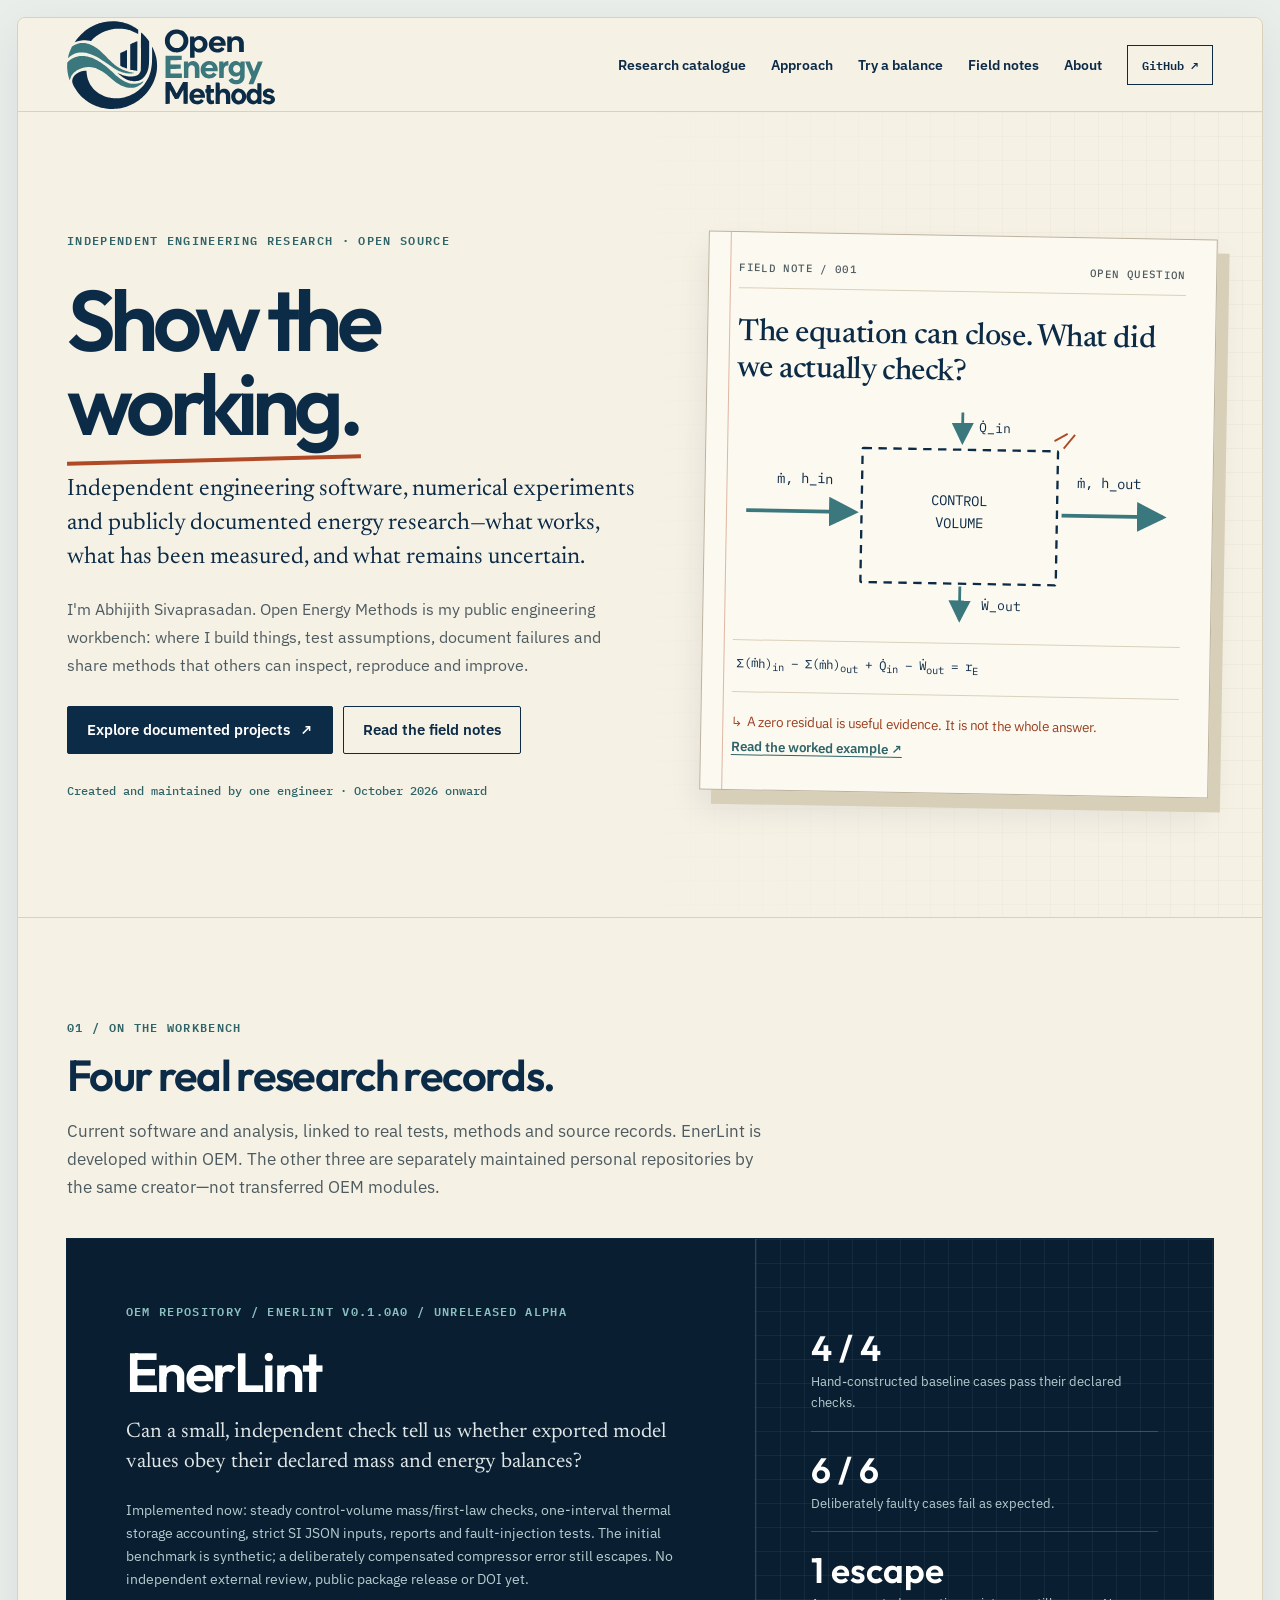
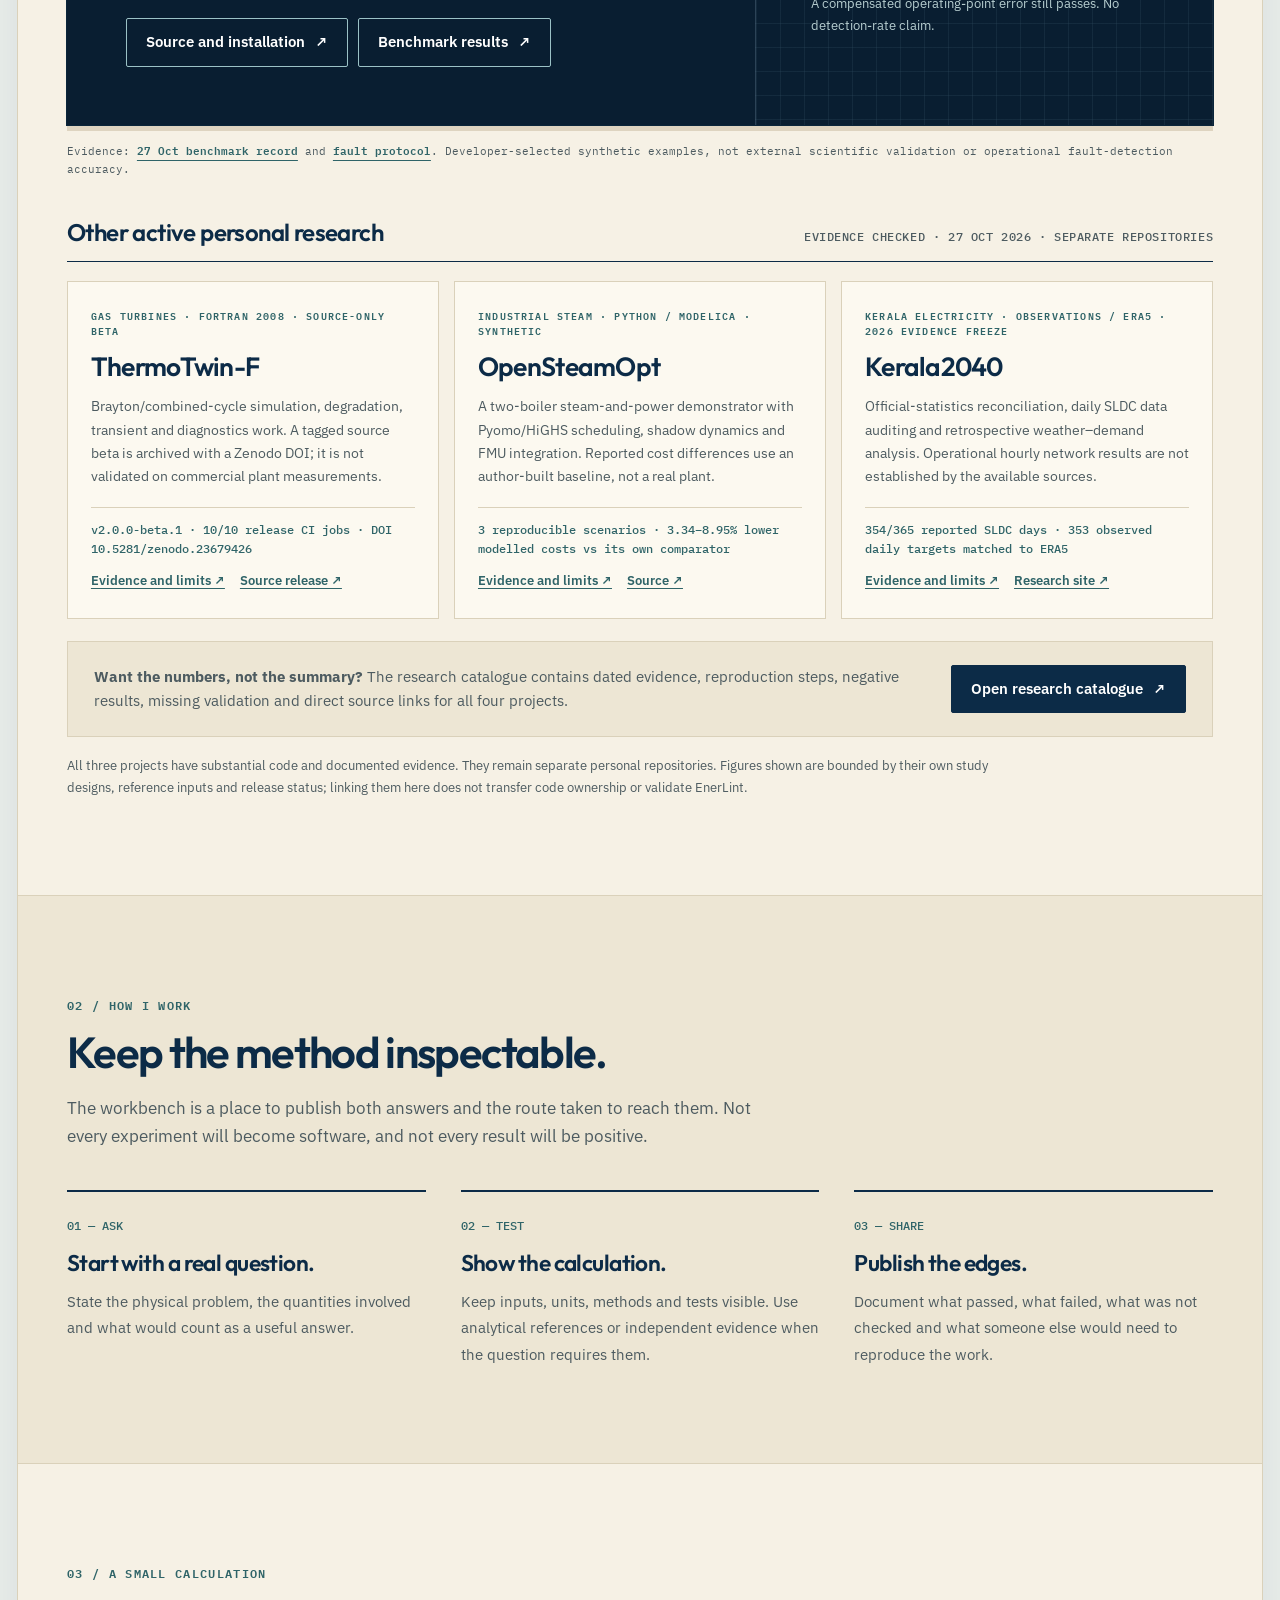
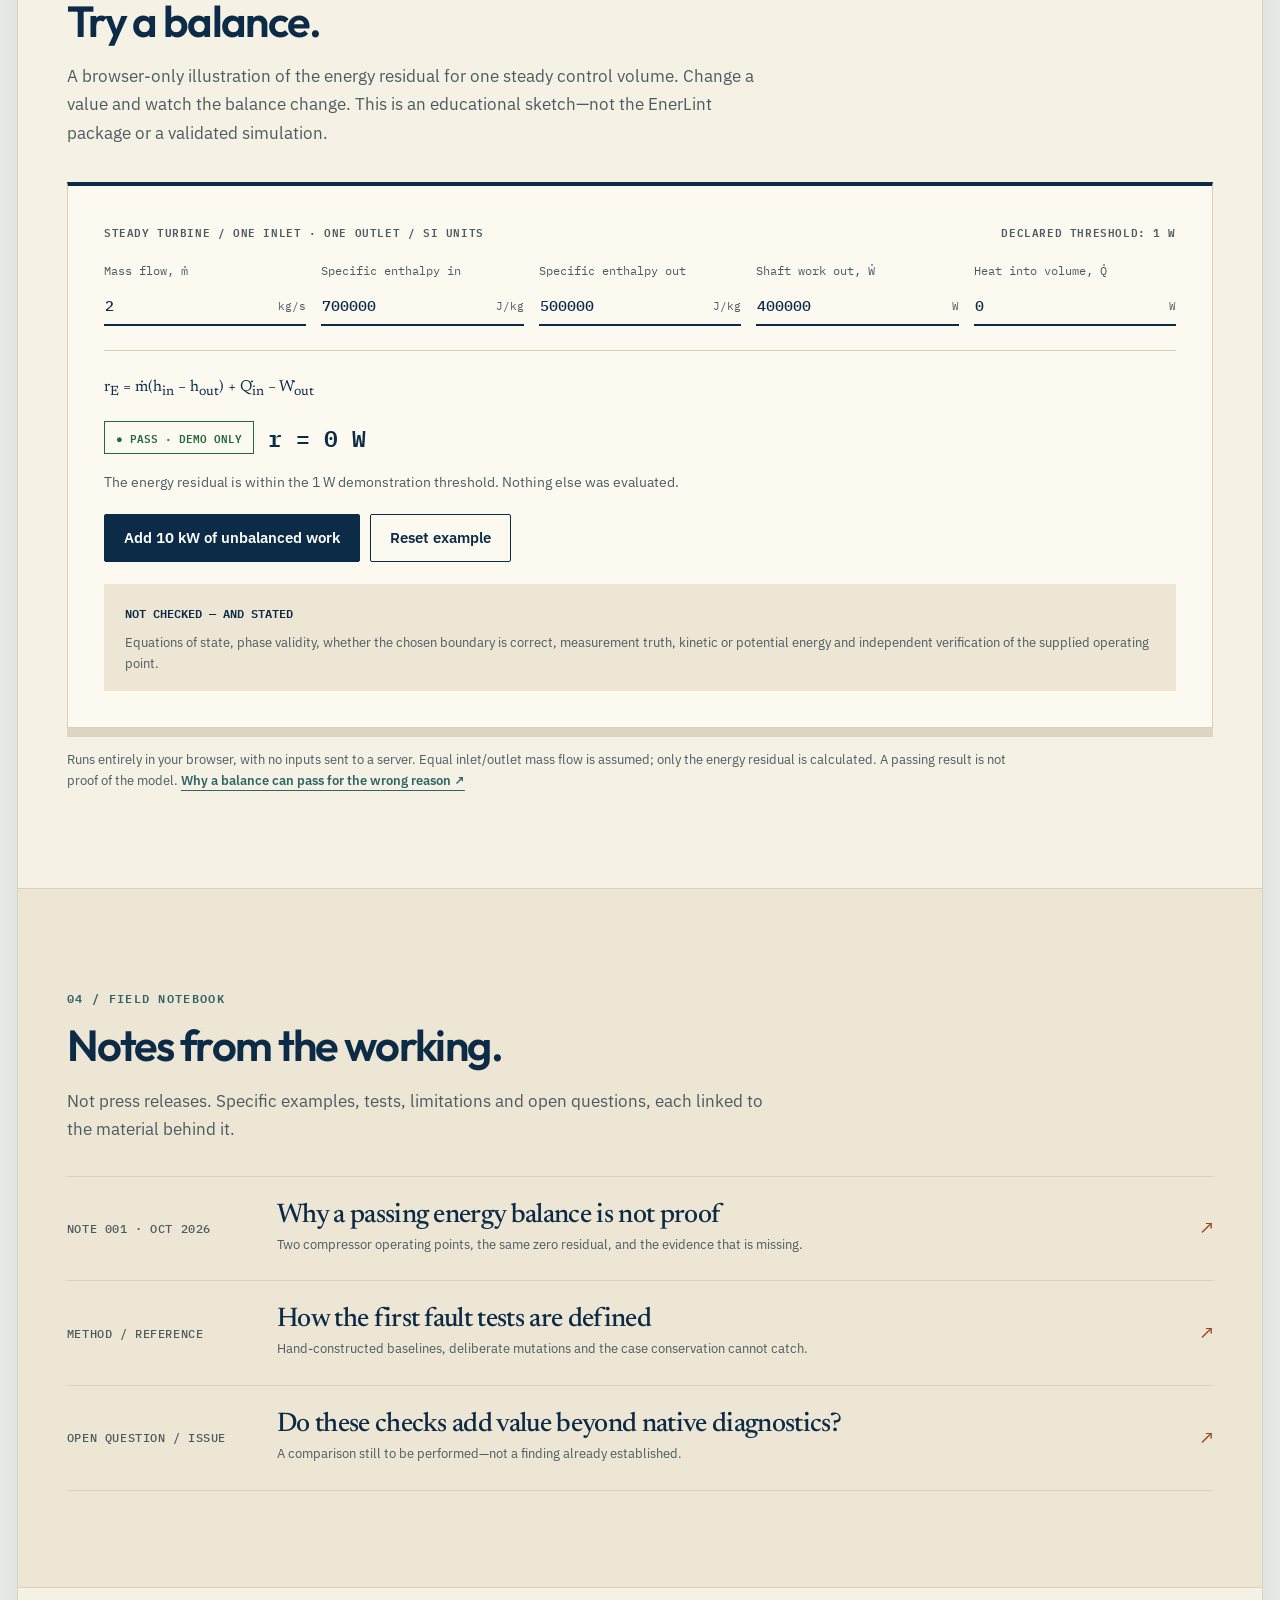
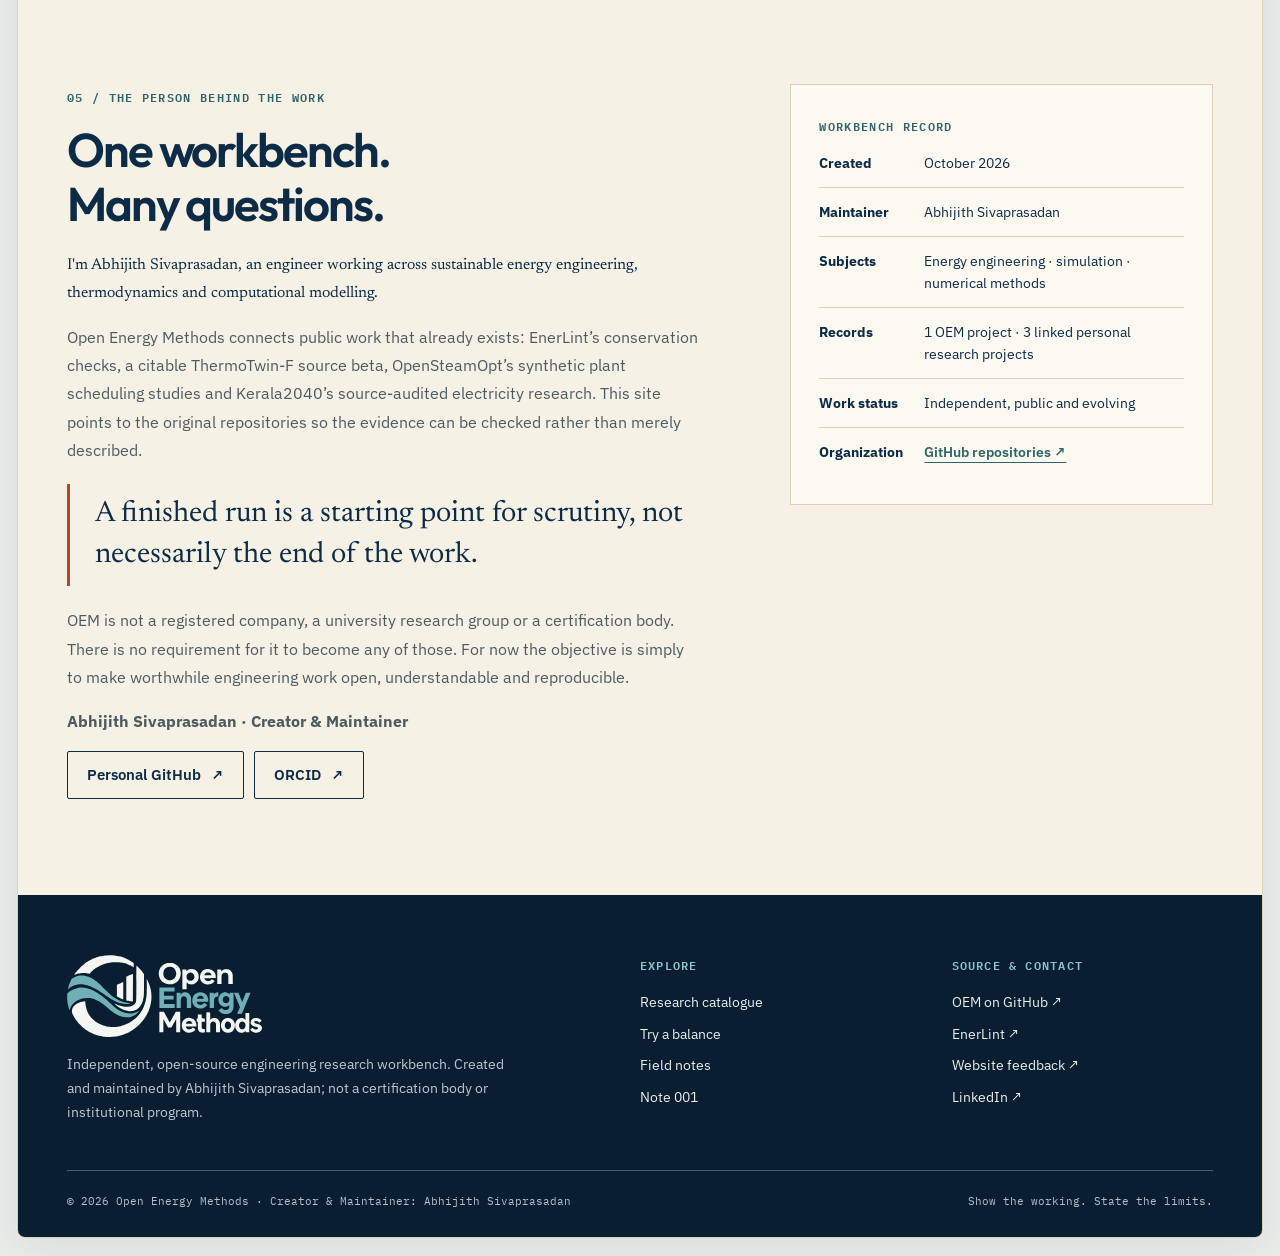
<file: index.html>
<!doctype html>
<html lang="en">
<head>
  <meta charset="utf-8">
  <meta name="viewport" content="width=device-width, initial-scale=1">
  <meta name="theme-color" content="#F6F1E5">
  <meta name="author" content="Abhijith Sivaprasadan">
  <meta name="description" content="Open Energy Methods is an independent open-source engineering research workbench created and maintained by Abhijith Sivaprasadan. Explore energy models, reproducible experiments, tools and field notes.">
  <meta property="og:type" content="website">
  <meta property="og:site_name" content="Open Energy Methods">
  <meta property="og:title" content="Open Energy Methods — Show the working">
  <meta property="og:description" content="Engineering models, experiments and research methods shared in the open. A workbench, not a company.">
  <meta property="og:url" content="https://open-energy-methods.github.io/">
  <meta property="og:image" content="https://raw.githubusercontent.com/Open-Energy-Methods/.github/main/assets/brand/oem-logo-full-primary.svg">
  <link rel="canonical" href="https://open-energy-methods.github.io/">
  <link rel="icon" type="image/svg+xml" href="./assets/brand/oem-symbol.svg">
  <link rel="preconnect" href="https://fonts.googleapis.com">
  <link rel="preconnect" href="https://fonts.gstatic.com" crossorigin>
  <link rel="stylesheet" href="./assets/site.css">
  <link rel="stylesheet" href="./assets/workbench.css">
  <title>Open Energy Methods — Show the working</title>
  <script defer src="./assets/workbench.js"></script>
</head>
<body class="workbench-page">
<a class="wb-skip" href="#main">Skip to content</a>
<header class="wb-header">
  <div class="wb-wrap wb-nav">
    <a href="./" class="wb-logo" aria-label="Open Energy Methods home">
      <img src="./assets/brand/oem-logo.svg" alt="Open Energy Methods" width="208">
    </a>
    <nav class="wb-menu" aria-label="Main navigation">
      <a href="./projects/">Research catalogue</a>
      <a href="#method">Approach</a>
      <a href="#demo">Try a balance</a>
      <a href="#notes">Field notes</a>
      <a href="#about">About</a>
      <a class="wb-github" href="https://github.com/Open-Energy-Methods">GitHub ↗</a>
    </nav>
    <details class="wb-mobile-menu">
      <summary aria-label="Toggle navigation">Index ☰</summary>
      <nav class="wb-mobile-links" aria-label="Mobile navigation">
        <a href="./projects/">Research catalogue</a>
        <a href="#method">Approach</a>
        <a href="#demo">Try a balance</a>
        <a href="#notes">Field notes</a>
        <a href="#about">About</a>
        <a href="https://github.com/Open-Energy-Methods">GitHub ↗</a>
      </nav>
    </details>
  </div>
</header>
<main id="main">
  <section class="wb-hero" aria-labelledby="wb-hero-title">
    <div class="wb-wrap wb-hero-inner">
      <div>
        <span class="wb-kicker">Independent engineering research · Open source</span>
        <h1 id="wb-hero-title">Show the <span class="wb-emphasis">working.</span></h1>
        <p class="wb-lede">Independent engineering software, numerical experiments and publicly documented energy research—what works, what has been measured, and what remains uncertain.</p>
        <p class="wb-explain">I'm Abhijith Sivaprasadan. Open Energy Methods is my public engineering workbench: where I build things, test assumptions, document failures and share methods that others can inspect, reproduce and improve.</p>
        <div class="wb-actions">
          <a class="wb-btn wb-btn-primary" href="./projects/">Explore documented projects <span aria-hidden="true">↗</span></a>
          <a class="wb-btn" href="#notes">Read the field notes</a>
        </div>
        <p class="wb-hero-foot">Created and maintained by one engineer · October 2026 onward</p>
      </div>
      <aside class="wb-notebook" aria-label="Engineering notebook sketch: an example of a control volume balance">
        <div class="wb-notebook-meta">
          <span>FIELD NOTE / 001</span>
          <span>OPEN QUESTION</span>
        </div>
        <h2>The equation can close. What did we actually check?</h2>
        <svg class="wb-sketch" viewBox="0 0 480 240" role="img" aria-label="Declared control volume with inlet mass and enthalpy, outlet mass and enthalpy, heat input and work output">
          <defs><marker id="wb-arrow" markerWidth="8" markerHeight="8" refX="7" refY="4" orient="auto"><path d="M0 0 L8 4 L0 8 Z" fill="#3B787E"/></marker></defs>
          <rect x="136" y="48" width="210" height="144" rx="1" fill="none" stroke="#0C2B47" stroke-width="2.5" stroke-dasharray="9 7"/>
          <text x="241" y="108" text-anchor="middle" font-family="IBM Plex Mono,monospace" fill="#0C2B47" font-size="15">CONTROL</text>
          <text x="241" y="132" text-anchor="middle" font-family="IBM Plex Mono,monospace" fill="#0C2B47" font-size="15">VOLUME</text>
          <line x1="12" y1="117" x2="129" y2="117" stroke="#3B787E" stroke-width="4" marker-end="url(#wb-arrow)"/>
          <line x1="351" y1="117" x2="460" y2="117" stroke="#3B787E" stroke-width="4" marker-end="url(#wb-arrow)"/>
          <text x="45" y="87" fill="#0C2B47" font-size="15" font-family="IBM Plex Mono,monospace">ṁ, h_in</text>
          <text x="367" y="87" fill="#0C2B47" font-size="15" font-family="IBM Plex Mono,monospace">ṁ, h_out</text>
          <line x1="243" y1="8" x2="243" y2="40" stroke="#3B787E" stroke-width="3" marker-end="url(#wb-arrow)"/>
          <text x="261" y="29" fill="#0C2B47" font-size="14" font-family="IBM Plex Mono,monospace">Q̇_in</text>
          <line x1="243" y1="195" x2="243" y2="231" stroke="#3B787E" stroke-width="3" marker-end="url(#wb-arrow)"/>
          <text x="266" y="220" fill="#0C2B47" font-size="14" font-family="IBM Plex Mono,monospace">Ẇ_out</text>
          <path d="M342 37 l14 -8 m-4 16 l12 -15" fill="none" stroke="#B04A26" stroke-width="2"/>
        </svg>
        <div class="wb-equation">Σ(ṁh)<sub>in</sub> − Σ(ṁh)<sub>out</sub> + Q̇<sub>in</sub> − Ẇ<sub>out</sub> = r<sub>E</sub></div>
        <p class="wb-note-pencil">A zero residual is useful evidence. It is not the whole answer.</p>
        <a href="./notes/001-a-pass-isnt-proof.html">Read the worked example <span aria-hidden="true">↗</span></a>
      </aside>
    </div>
  </section>

  <section class="wb-section" id="work" aria-labelledby="work-title">
    <div class="wb-wrap">
      <div class="wb-section-heading">
        <div>
          <span class="wb-kicker">01 / On the workbench</span>
          <h2 class="wb-section-title" id="work-title">Four real research records.</h2>
          <p class="wb-section-intro">Current software and analysis, linked to real tests, methods and source records. EnerLint is developed within OEM. The other three are separately maintained personal repositories by the same creator—not transferred OEM modules.</p>
        </div>
      </div>
      <article class="wb-feature" aria-labelledby="enerlint-title">
        <div class="wb-feature-copy">
          <span class="wb-kicker">OEM repository / EnerLint v0.1.0a0 / Unreleased alpha</span>
          <h3 id="enerlint-title">EnerLint</h3>
          <p class="wb-feature-description">Can a small, independent check tell us whether exported model values obey their declared mass and energy balances?</p>
          <p class="wb-feature-note">Implemented now: steady control-volume mass/first-law checks, one-interval thermal storage accounting, strict SI JSON inputs, reports and fault-injection tests. The initial benchmark is synthetic; a deliberately compensated compressor error still escapes. No independent external review, public package release or DOI yet.</p>
          <div class="wb-actions">
            <a class="wb-btn" href="https://github.com/Open-Energy-Methods/enerlint">Source and installation <span aria-hidden="true">↗</span></a>
            <a class="wb-btn" href="https://github.com/Open-Energy-Methods/enerlint/blob/main/docs/RESULTS.md">Benchmark results <span aria-hidden="true">↗</span></a>
          </div>
        </div>
        <div class="wb-feature-stats" aria-label="Developer-selected synthetic foundation tests">
          <div class="wb-feature-stat">
            <span class="wb-stat-num">4 / 4</span>
            <p>Hand-constructed baseline cases pass their declared checks.</p>
          </div>
          <div class="wb-feature-stat">
            <span class="wb-stat-num">6 / 6</span>
            <p>Deliberately faulty cases fail as expected.</p>
          </div>
          <div class="wb-feature-stat">
            <span class="wb-stat-num">1 escape</span>
            <p>A compensated operating-point error still passes. No detection-rate claim.</p>
          </div>
        </div>
      </article>
      <p class="wb-card-caption">Evidence: <a class="wb-link" href="https://github.com/Open-Energy-Methods/enerlint/blob/main/docs/RESULTS.md">27 Oct benchmark record</a> and <a class="wb-link" href="https://github.com/Open-Energy-Methods/enerlint/blob/main/docs/BENCHMARK_PROTOCOL.md">fault protocol</a>. Developer-selected synthetic examples, not external scientific validation or operational fault-detection accuracy.</p>

      <div class="wb-subhead">
        <h3>Other active personal research</h3>
        <span class="wb-id">EVIDENCE CHECKED · 27 OCT 2026 · SEPARATE REPOSITORIES</span>
      </div>
      <div class="wb-project-list">
        <article class="wb-project">
          <span class="wb-kicker">Gas turbines · Fortran 2008 · Source-only beta</span>
          <h4>ThermoTwin-F</h4>
          <p>Brayton/combined-cycle simulation, degradation, transient and diagnostics work. A tagged source beta is archived with a Zenodo DOI; it is not validated on commercial plant measurements.</p>
          <span class="wb-project-evidence">v2.0.0-beta.1 · 10/10 release CI jobs · DOI 10.5281/zenodo.23679426</span>
          <div class="wb-project-links"><a href="./projects/#thermotwin">Evidence and limits ↗</a><a href="https://github.com/abhijith-sivaprasadan/thermotwin/releases/tag/v2.0.0-beta.1">Source release ↗</a></div>
        </article>
        <article class="wb-project">
          <span class="wb-kicker">Industrial steam · Python / Modelica · Synthetic</span>
          <h4>OpenSteamOpt</h4>
          <p>A two-boiler steam-and-power demonstrator with Pyomo/HiGHS scheduling, shadow dynamics and FMU integration. Reported cost differences use an author-built baseline, not a real plant.</p>
          <span class="wb-project-evidence">3 reproducible scenarios · 3.34–8.95% lower modelled costs vs its own comparator</span>
          <div class="wb-project-links"><a href="./projects/#opensteamopt">Evidence and limits ↗</a><a href="https://github.com/abhijith-sivaprasadan/opensteamopt">Source ↗</a></div>
        </article>
        <article class="wb-project">
          <span class="wb-kicker">Kerala electricity · Observations / ERA5 · 2026 evidence freeze</span>
          <h4>Kerala2040</h4>
          <p>Official-statistics reconciliation, daily SLDC data auditing and retrospective weather–demand analysis. Operational hourly network results are not established by the available sources.</p>
          <span class="wb-project-evidence">354/365 reported SLDC days · 353 observed daily targets matched to ERA5</span>
          <div class="wb-project-links"><a href="./projects/#kerala2040">Evidence and limits ↗</a><a href="https://kerala2040.github.io/">Research site ↗</a></div>
        </article>
      </div>
      <div class="wb-work-cta">
        <p><strong>Want the numbers, not the summary?</strong> The research catalogue contains dated evidence, reproduction steps, negative results, missing validation and direct source links for all four projects.</p>
        <a class="wb-btn wb-btn-primary" href="./projects/">Open research catalogue <span aria-hidden="true">↗</span></a>
      </div>
      <p class="wb-external-note">All three projects have substantial code and documented evidence. They remain separate personal repositories. Figures shown are bounded by their own study designs, reference inputs and release status; linking them here does not transfer code ownership or validate EnerLint.</p>
    </div>
  </section>

  <section class="wb-section wb-process" id="method" aria-labelledby="method-title">
    <div class="wb-wrap">
      <span class="wb-kicker">02 / How I work</span>
      <h2 class="wb-section-title" id="method-title">Keep the method inspectable.</h2>
      <p class="wb-section-intro">The workbench is a place to publish both answers and the route taken to reach them. Not every experiment will become software, and not every result will be positive.</p>
      <div class="wb-process-grid">
        <div class="wb-process-item"><span class="wb-process-num">01 — ASK</span><h3>Start with a real question.</h3><p>State the physical problem, the quantities involved and what would count as a useful answer.</p></div>
        <div class="wb-process-item"><span class="wb-process-num">02 — TEST</span><h3>Show the calculation.</h3><p>Keep inputs, units, methods and tests visible. Use analytical references or independent evidence when the question requires them.</p></div>
        <div class="wb-process-item"><span class="wb-process-num">03 — SHARE</span><h3>Publish the edges.</h3><p>Document what passed, what failed, what was not checked and what someone else would need to reproduce the work.</p></div>
      </div>
    </div>
  </section>

  <section class="wb-section" id="demo" aria-labelledby="demo-title">
    <div class="wb-wrap">
      <span class="wb-kicker">03 / A small calculation</span>
      <h2 class="wb-section-title" id="demo-title">Try a balance.</h2>
      <p class="wb-section-intro">A browser-only illustration of the energy residual for one steady control volume. Change a value and watch the balance change. This is an educational sketch—not the EnerLint package or a validated simulation.</p>

      <form id="wb-demo-form" class="wb-lab" novalidate>
        <div class="wb-lab-meta">
          <span>STEADY TURBINE / ONE INLET · ONE OUTLET / SI UNITS</span>
          <span>DECLARED THRESHOLD: 1 W</span>
        </div>
        <div class="wb-lab-fields">
          <div class="wb-field"><label for="wb-flow">Mass flow, ṁ</label><div class="wb-input-wrap"><input id="wb-flow" name="flow" type="number" step="any" value="2" required aria-describedby="wb-demo-scope"><span class="wb-unit">kg/s</span></div></div>
          <div class="wb-field"><label for="wb-hin">Specific enthalpy in</label><div class="wb-input-wrap"><input id="wb-hin" name="hin" type="number" step="any" value="700000" required><span class="wb-unit">J/kg</span></div></div>
          <div class="wb-field"><label for="wb-hout">Specific enthalpy out</label><div class="wb-input-wrap"><input id="wb-hout" name="hout" type="number" step="any" value="500000" required><span class="wb-unit">J/kg</span></div></div>
          <div class="wb-field"><label for="wb-work">Shaft work out, Ẇ</label><div class="wb-input-wrap"><input id="wb-work" name="work" type="number" step="any" value="400000" required><span class="wb-unit">W</span></div></div>
          <div class="wb-field"><label for="wb-heat">Heat into volume, Q̇</label><div class="wb-input-wrap"><input id="wb-heat" name="heat" type="number" step="any" value="0" required><span class="wb-unit">W</span></div></div>
        </div>
        <div class="wb-formula">r<sub>E</sub> = ṁ(h<sub>in</sub> − h<sub>out</sub>) + Q̇<sub>in</sub> − Ẇ<sub>out</sub></div>
        <div class="wb-output" aria-live="polite" aria-atomic="true">
          <span id="wb-demo-status" class="wb-status" data-kind="pass">● PASS · DEMO ONLY</span>
          <output id="wb-demo-result" class="wb-reading" for="wb-flow wb-hin wb-hout wb-work wb-heat">r = 0 W</output>
        </div>
        <p id="wb-demo-message" class="wb-explanation">The energy residual is within the 1 W demonstration threshold.</p>
        <div class="wb-actions">
          <button class="wb-btn wb-btn-primary" type="button" id="wb-demo-break">Add 10 kW of unbalanced work</button>
          <button class="wb-btn" type="reset">Reset example</button>
        </div>
        <div class="wb-lab-limits">
          <strong>NOT CHECKED — AND STATED</strong>
          <p id="wb-demo-scope">Equations of state, phase validity, whether the chosen boundary is correct, measurement truth, kinetic or potential energy and independent verification of the supplied operating point.</p>
        </div>
      </form>
      <p class="wb-demo-caption">Runs entirely in your browser, with no inputs sent to a server. Equal inlet/outlet mass flow is assumed; only the energy residual is calculated. A passing result is not proof of the model. <a class="wb-link" href="./notes/001-a-pass-isnt-proof.html">Why a balance can pass for the wrong reason ↗</a></p>
    </div>
  </section>

  <section class="wb-section wb-notes" id="notes" aria-labelledby="notes-title">
    <div class="wb-wrap">
      <span class="wb-kicker">04 / Field notebook</span>
      <h2 class="wb-section-title" id="notes-title">Notes from the working.</h2>
      <p class="wb-section-intro wb-notes-intro">Not press releases. Specific examples, tests, limitations and open questions, each linked to the material behind it.</p>
      <a class="wb-note-row" href="./notes/001-a-pass-isnt-proof.html">
        <span class="wb-id">NOTE 001 · OCT 2026</span>
        <div><h3>Why a passing energy balance is not proof</h3><p>Two compressor operating points, the same zero residual, and the evidence that is missing.</p></div>
        <span class="wb-arrow" aria-hidden="true">↗</span>
      </a>
      <a class="wb-note-row" href="https://github.com/Open-Energy-Methods/enerlint/blob/main/docs/BENCHMARK_PROTOCOL.md">
        <span class="wb-id">METHOD / REFERENCE</span>
        <div><h3>How the first fault tests are defined</h3><p>Hand-constructed baselines, deliberate mutations and the case conservation cannot catch.</p></div>
        <span class="wb-arrow" aria-hidden="true">↗</span>
      </a>
      <a class="wb-note-row" href="https://github.com/Open-Energy-Methods/enerlint/issues/18">
        <span class="wb-id">OPEN QUESTION / ISSUE</span>
        <div><h3>Do these checks add value beyond native diagnostics?</h3><p>A comparison still to be performed—not a finding already established.</p></div>
        <span class="wb-arrow" aria-hidden="true">↗</span>
      </a>
    </div>
  </section>

  <section class="wb-section" id="about" aria-labelledby="about-title">
    <div class="wb-wrap wb-author-grid">
      <div>
        <span class="wb-kicker">05 / The person behind the work</span>
        <h2 id="about-title">One workbench.<br>Many questions.</h2>
        <p class="wb-lede">I'm Abhijith Sivaprasadan, an engineer working across sustainable energy engineering, thermodynamics and computational modelling.</p>
        <p>Open Energy Methods connects public work that already exists: EnerLint’s conservation checks, a citable ThermoTwin-F source beta, OpenSteamOpt’s synthetic plant scheduling studies and Kerala2040’s source-audited electricity research. This site points to the original repositories so the evidence can be checked rather than merely described.</p>
        <div class="wb-author-quote">A finished run is a starting point for scrutiny, not necessarily the end of the work.</div>
        <p>OEM is not a registered company, a university research group or a certification body. There is no requirement for it to become any of those. For now the objective is simply to make worthwhile engineering work open, understandable and reproducible.</p>
        <p><strong>Abhijith Sivaprasadan · Creator &amp; Maintainer</strong></p>
        <div class="wb-actions">
          <a class="wb-btn" href="https://github.com/abhijith-sivaprasadan">Personal GitHub <span aria-hidden="true">↗</span></a>
          <a class="wb-btn" href="https://orcid.org/0009-0009-8429-1266">ORCID <span aria-hidden="true">↗</span></a>
        </div>
      </div>
      <aside class="wb-author-aside" aria-label="Workbench metadata">
        <span class="wb-kicker">Workbench record</span>
        <div class="wb-info-row"><strong>Created</strong><span>October 2026</span></div>
        <div class="wb-info-row"><strong>Maintainer</strong><span>Abhijith Sivaprasadan</span></div>
        <div class="wb-info-row"><strong>Subjects</strong><span>Energy engineering · simulation · numerical methods</span></div>
        <div class="wb-info-row"><strong>Records</strong><span>1 OEM project · 3 linked personal research projects</span></div>
        <div class="wb-info-row"><strong>Work status</strong><span>Independent, public and evolving</span></div>
        <div class="wb-info-row"><strong>Organization</strong><span><a class="wb-link" href="https://github.com/Open-Energy-Methods">GitHub repositories ↗</a></span></div>
      </aside>
    </div>
  </section>
</main>
<footer class="wb-footer">
  <div class="wb-wrap wb-footer-main">
    <div>
      <img src="./assets/brand/oem-logo-reversed.svg" class="wb-footer-logo" width="195" alt="Open Energy Methods">
      <p>Independent, open-source engineering research workbench. Created and maintained by Abhijith Sivaprasadan; not a certification body or institutional program.</p>
    </div>
    <div>
      <h3>Explore</h3>
      <a href="./projects/">Research catalogue</a>
      <a href="#demo">Try a balance</a>
      <a href="#notes">Field notes</a>
      <a href="./notes/001-a-pass-isnt-proof.html">Note 001</a>
    </div>
    <div>
      <h3>Source &amp; contact</h3>
      <a href="https://github.com/Open-Energy-Methods">OEM on GitHub ↗</a>
      <a href="https://github.com/Open-Energy-Methods/enerlint">EnerLint ↗</a>
      <a href="https://github.com/Open-Energy-Methods/open-energy-methods.github.io/issues">Website feedback ↗</a>
      <a href="https://www.linkedin.com/company/open-energy-methods">LinkedIn ↗</a>
    </div>
  </div>
  <div class="wb-wrap wb-footer-bottom">
    <span>© 2026 Open Energy Methods · Creator &amp; Maintainer: Abhijith Sivaprasadan</span>
    <span>Show the working. State the limits.</span>
  </div>
</footer>
</body>
</html>
</file>
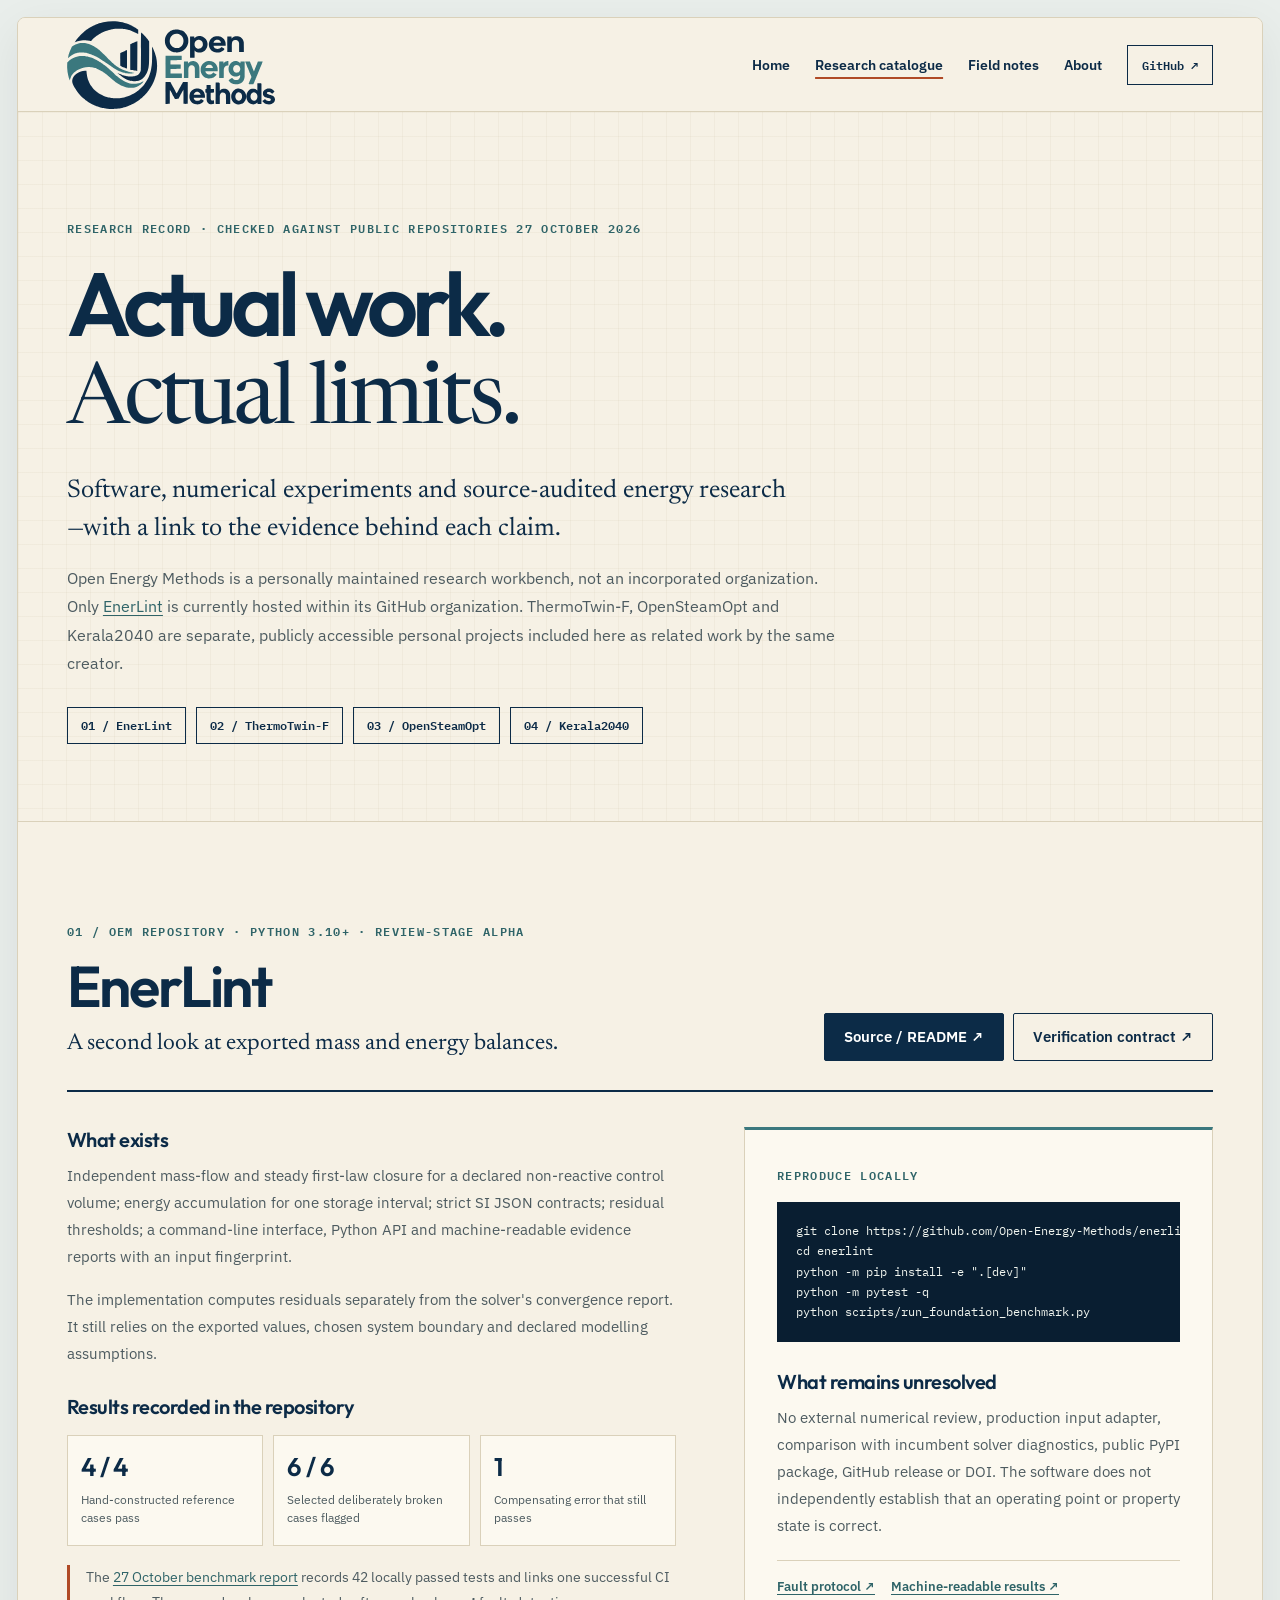
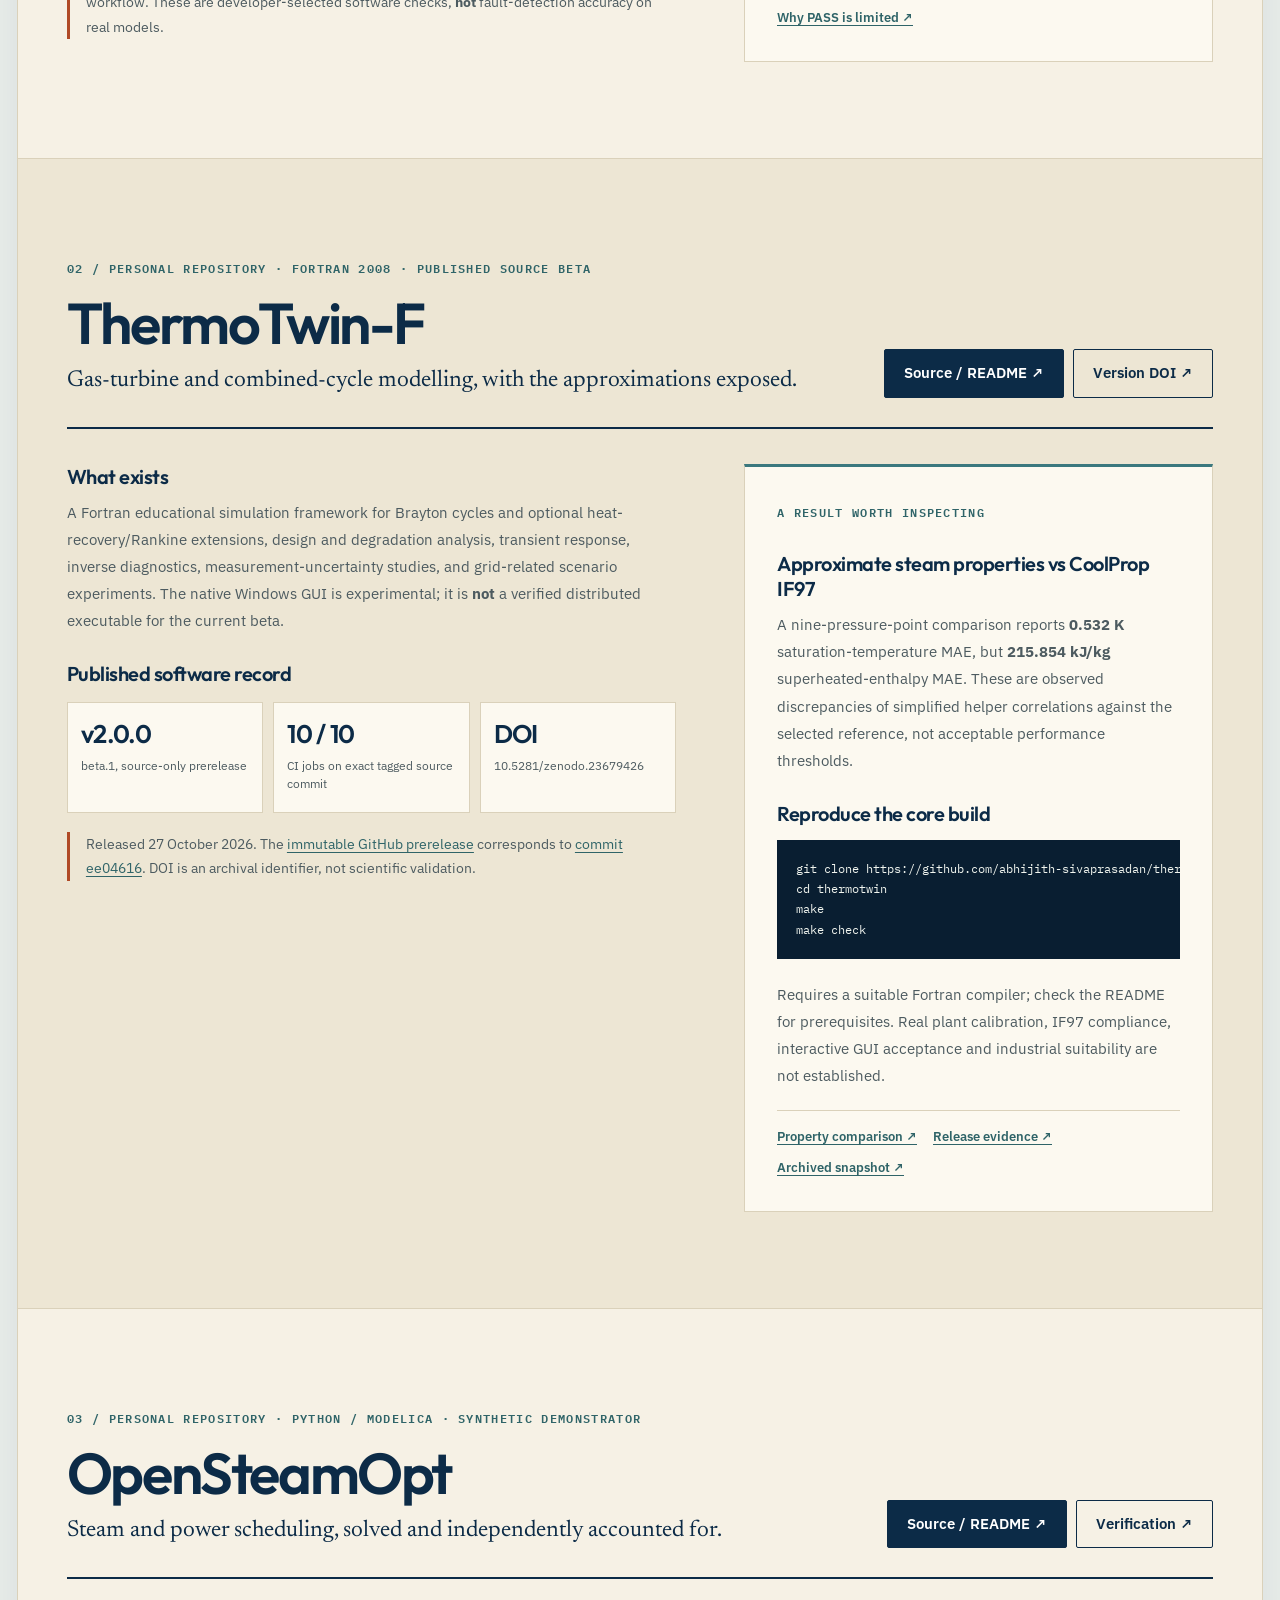
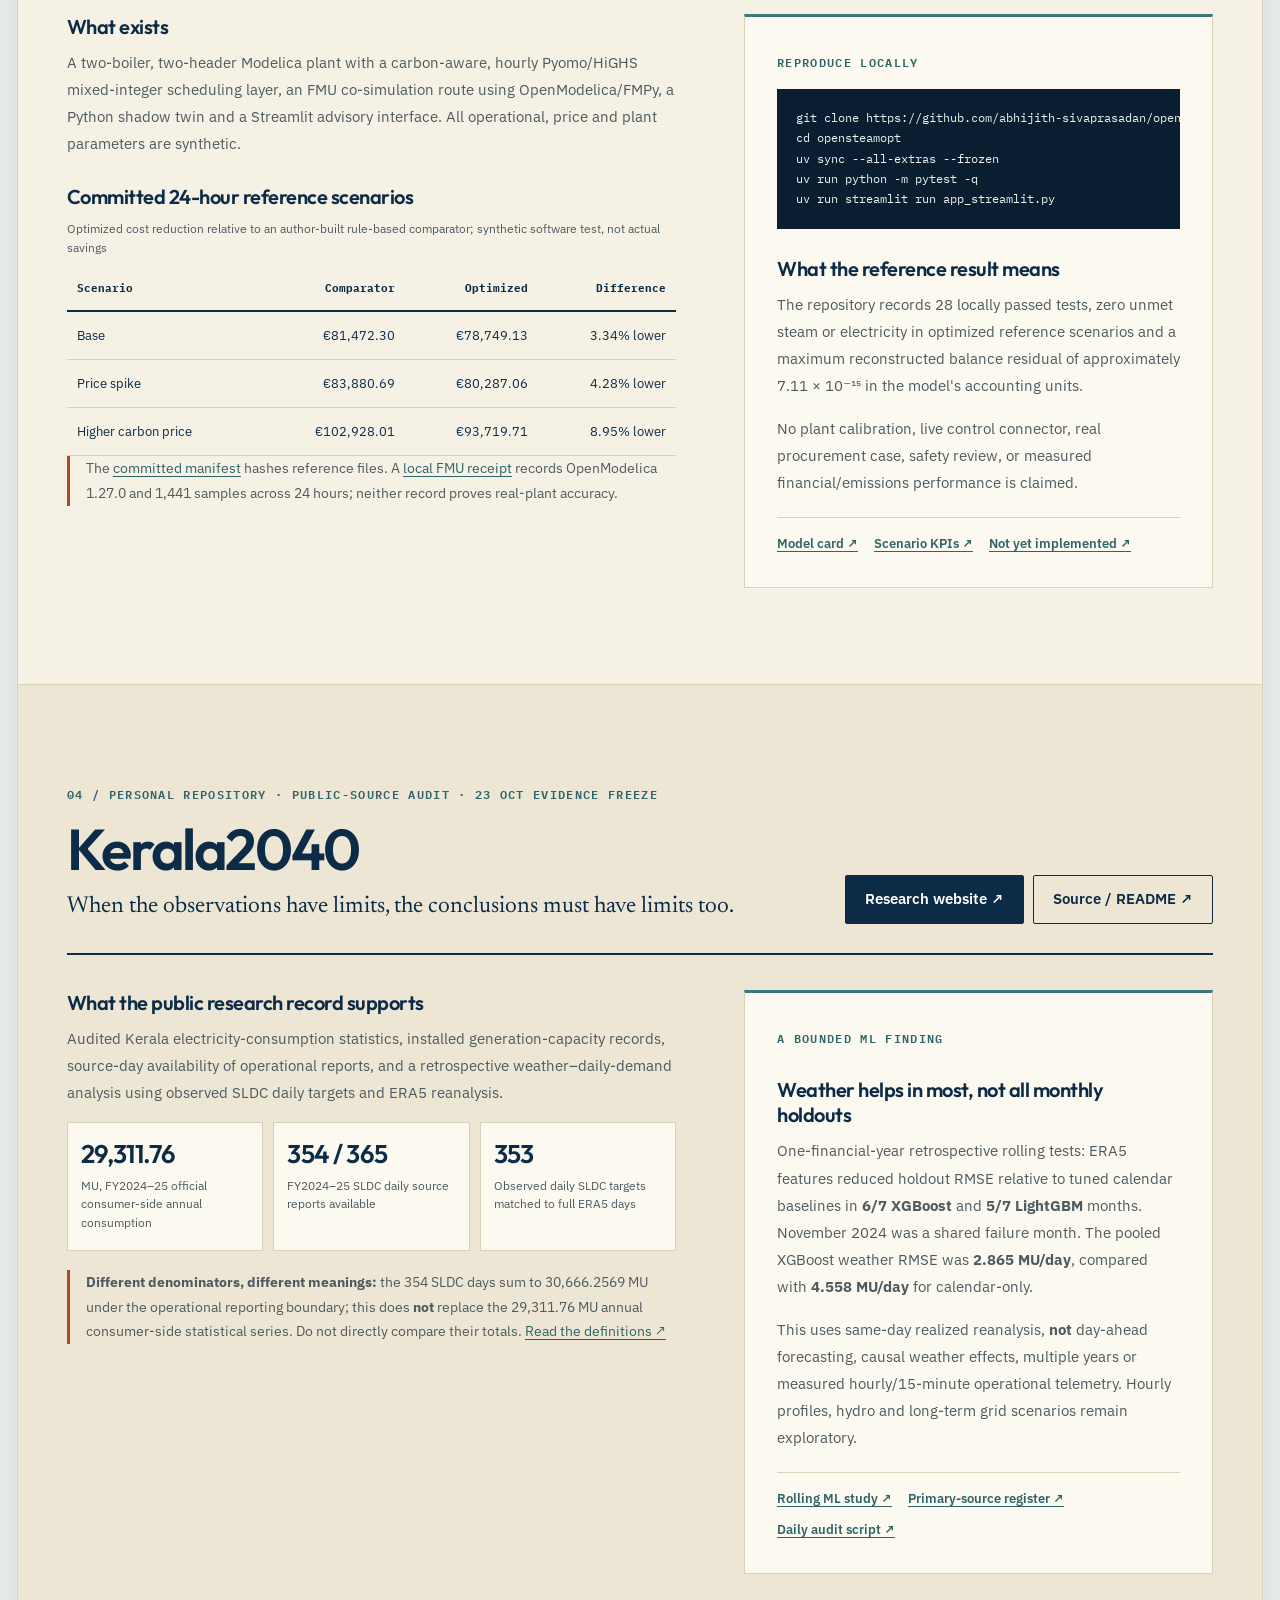
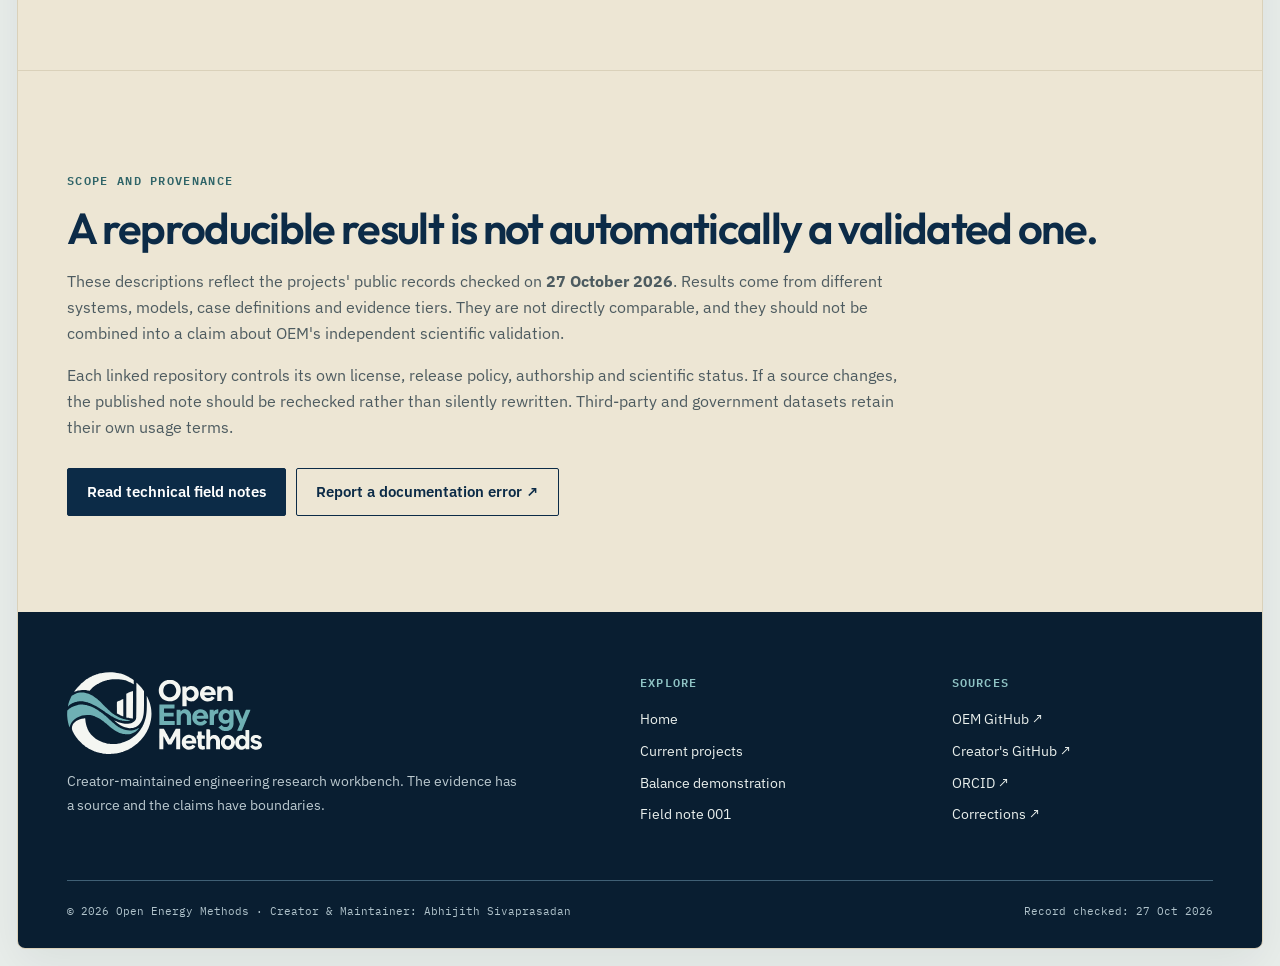
<file: projects/index.html>
<!doctype html>
<html lang="en">
<head>
<meta charset="utf-8">
<meta name="viewport" content="width=device-width,initial-scale=1">
<meta name="theme-color" content="#F6F1E5">
<meta name="author" content="Abhijith Sivaprasadan">
<meta name="description" content="Current engineering research projects: EnerLint, ThermoTwin-F, OpenSteamOpt and Kerala2040. Evidence, results, limitations and reproducibility, sourced to their public repositories as of October 2026.">
<meta property="og:type" content="website">
<meta property="og:title" content="Research catalogue — Open Energy Methods">
<meta property="og:description" content="Four real bodies of engineering work, their current evidence, and the things they do not establish.">
<meta property="og:url" content="https://open-energy-methods.github.io/projects/">
<link rel="canonical" href="https://open-energy-methods.github.io/projects/">
<link rel="icon" type="image/svg+xml" href="../assets/brand/oem-symbol.svg">
<link rel="stylesheet" href="../assets/site.css">
<link rel="stylesheet" href="../assets/workbench.css">
<title>Current projects and evidence | Open Energy Methods</title>
<script defer src="../assets/workbench.js"></script>
</head>
<body class="workbench-page">
<a href="#main" class="wb-skip">Skip to content</a>
<header class="wb-header">
  <div class="wb-wrap wb-nav">
    <a href="../" class="wb-logo" aria-label="Open Energy Methods home"><img src="../assets/brand/oem-logo.svg" alt="Open Energy Methods" width="208"></a>
    <nav class="wb-menu" aria-label="Main navigation">
      <a href="../">Home</a><a href="./" aria-current="page">Research catalogue</a><a href="../#notes">Field notes</a><a href="../#about">About</a><a class="wb-github" href="https://github.com/Open-Energy-Methods">GitHub ↗</a>
    </nav>
    <details class="wb-mobile-menu"><summary aria-label="Toggle navigation">Index ☰</summary>
      <nav class="wb-mobile-links" aria-label="Mobile navigation">
        <a href="../">Home</a><a href="./">Research catalogue</a><a href="../#notes">Field notes</a><a href="../#about">About</a><a href="https://github.com/Open-Energy-Methods">GitHub ↗</a>
      </nav>
    </details>
  </div>
</header>
<main id="main">
  <section class="wb-catalog-hero">
    <div class="wb-wrap">
      <span class="wb-kicker">Research record · Checked against public repositories 27 October 2026</span>
      <h1>Actual work.<br><span class="wb-catalog-title-serif">Actual limits.</span></h1>
      <p class="wb-lede">Software, numerical experiments and source-audited energy research—with a link to the evidence behind each claim.</p>
      <p>Open Energy Methods is a personally maintained research workbench, not an incorporated organization. Only <a href="#enerlint">EnerLint</a> is currently hosted within its GitHub organization. ThermoTwin-F, OpenSteamOpt and Kerala2040 are separate, publicly accessible personal projects included here as related work by the same creator.</p>
      <nav class="wb-catalog-jump" aria-label="Jump to project">
        <a href="#enerlint">01 / EnerLint</a><a href="#thermotwin">02 / ThermoTwin-F</a><a href="#opensteamopt">03 / OpenSteamOpt</a><a href="#kerala2040">04 / Kerala2040</a>
      </nav>
    </div>
  </section>

  <section class="wb-section wb-research-section" id="enerlint" aria-labelledby="enerlint-h">
    <div class="wb-wrap">
      <div class="wb-research-head">
        <div><span class="wb-kicker">01 / OEM repository · Python 3.10+ · Review-stage alpha</span><h2 id="enerlint-h">EnerLint</h2><p class="wb-research-tagline">A second look at exported mass and energy balances.</p></div>
        <div class="wb-research-links"><a class="wb-btn wb-btn-primary" href="https://github.com/Open-Energy-Methods/enerlint">Source / README ↗</a><a class="wb-btn" href="https://github.com/Open-Energy-Methods/enerlint/blob/main/docs/VERIFICATION_CONTRACT.md">Verification contract ↗</a></div>
      </div>
      <div class="wb-research-columns">
        <div>
          <h3>What exists</h3>
          <p>Independent mass-flow and steady first-law closure for a declared non-reactive control volume; energy accumulation for one storage interval; strict SI JSON contracts; residual thresholds; a command-line interface, Python API and machine-readable evidence reports with an input fingerprint.</p>
          <p>The implementation computes residuals separately from the solver's convergence report. It still relies on the exported values, chosen system boundary and declared modelling assumptions.</p>
          <h3>Results recorded in the repository</h3>
          <div class="wb-fact-grid">
            <div><strong>4 / 4</strong><span>Hand-constructed reference cases pass</span></div>
            <div><strong>6 / 6</strong><span>Selected deliberately broken cases flagged</span></div>
            <div><strong>1</strong><span>Compensating error that still passes</span></div>
          </div>
          <p class="wb-source-note">The <a href="https://github.com/Open-Energy-Methods/enerlint/blob/main/docs/RESULTS.md">27 October benchmark report</a> records 42 locally passed tests and links one successful CI workflow. These are developer-selected software checks, <strong>not</strong> fault-detection accuracy on real models.</p>
        </div>
        <aside class="wb-evidence-aside">
          <span class="wb-kicker">Reproduce locally</span>
          <pre><code>git clone https://github.com/Open-Energy-Methods/enerlint.git
cd enerlint
python -m pip install -e ".[dev]"
python -m pytest -q
python scripts/run_foundation_benchmark.py</code></pre>
          <h3>What remains unresolved</h3>
          <p>No external numerical review, production input adapter, comparison with incumbent solver diagnostics, public PyPI package, GitHub release or DOI. The software does not independently establish that an operating point or property state is correct.</p>
          <div class="wb-source-links"><a href="https://github.com/Open-Energy-Methods/enerlint/blob/main/docs/BENCHMARK_PROTOCOL.md">Fault protocol ↗</a><a href="https://github.com/Open-Energy-Methods/enerlint/blob/main/artifacts/foundation_benchmark.json">Machine-readable results ↗</a><a href="../notes/001-a-pass-isnt-proof.html">Why PASS is limited ↗</a></div>
        </aside>
      </div>
    </div>
  </section>

  <section class="wb-section wb-research-section wb-research-alt" id="thermotwin" aria-labelledby="thermotwin-h">
    <div class="wb-wrap">
      <div class="wb-research-head">
        <div><span class="wb-kicker">02 / Personal repository · Fortran 2008 · Published source beta</span><h2 id="thermotwin-h">ThermoTwin-F</h2><p class="wb-research-tagline">Gas-turbine and combined-cycle modelling, with the approximations exposed.</p></div>
        <div class="wb-research-links"><a class="wb-btn wb-btn-primary" href="https://github.com/abhijith-sivaprasadan/thermotwin">Source / README ↗</a><a class="wb-btn" href="https://doi.org/10.5281/zenodo.23679426">Version DOI ↗</a></div>
      </div>
      <div class="wb-research-columns">
        <div>
          <h3>What exists</h3>
          <p>A Fortran educational simulation framework for Brayton cycles and optional heat-recovery/Rankine extensions, design and degradation analysis, transient response, inverse diagnostics, measurement-uncertainty studies, and grid-related scenario experiments. The native Windows GUI is experimental; it is <strong>not</strong> a verified distributed executable for the current beta.</p>
          <h3>Published software record</h3>
          <div class="wb-fact-grid">
            <div><strong>v2.0.0</strong><span>beta.1, source-only prerelease</span></div>
            <div><strong>10 / 10</strong><span>CI jobs on exact tagged source commit</span></div>
            <div><strong>DOI</strong><span>10.5281/zenodo.23679426</span></div>
          </div>
          <p class="wb-source-note">Released 27 October 2026. The <a href="https://github.com/abhijith-sivaprasadan/thermotwin/releases/tag/v2.0.0-beta.1">immutable GitHub prerelease</a> corresponds to <a href="https://github.com/abhijith-sivaprasadan/thermotwin/commit/ee0461684dbad75c5ab28fe9a66a5f6b32317887">commit ee04616</a>. DOI is an archival identifier, not scientific validation.</p>
        </div>
        <aside class="wb-evidence-aside">
          <span class="wb-kicker">A result worth inspecting</span>
          <h3>Approximate steam properties vs CoolProp IF97</h3>
          <p>A nine-pressure-point comparison reports <strong>0.532 K</strong> saturation-temperature MAE, but <strong>215.854 kJ/kg</strong> superheated-enthalpy MAE. These are observed discrepancies of simplified helper correlations against the selected reference, not acceptable performance thresholds.</p>
          <h3>Reproduce the core build</h3>
          <pre><code>git clone https://github.com/abhijith-sivaprasadan/thermotwin.git
cd thermotwin
make
make check</code></pre>
          <p>Requires a suitable Fortran compiler; check the README for prerequisites. Real plant calibration, IF97 compliance, interactive GUI acceptance and industrial suitability are not established.</p>
          <div class="wb-source-links"><a href="https://github.com/abhijith-sivaprasadan/thermotwin/blob/main/docs/INDEPENDENT_BENCHMARKS.md">Property comparison ↗</a><a href="https://github.com/abhijith-sivaprasadan/thermotwin/blob/main/docs/RELEASE_GATE.md">Release evidence ↗</a><a href="https://zenodo.org/records/23679426">Archived snapshot ↗</a></div>
        </aside>
      </div>
    </div>
  </section>

  <section class="wb-section wb-research-section" id="opensteamopt" aria-labelledby="steam-h">
    <div class="wb-wrap">
      <div class="wb-research-head">
        <div><span class="wb-kicker">03 / Personal repository · Python / Modelica · Synthetic demonstrator</span><h2 id="steam-h">OpenSteamOpt</h2><p class="wb-research-tagline">Steam and power scheduling, solved and independently accounted for.</p></div>
        <div class="wb-research-links"><a class="wb-btn wb-btn-primary" href="https://github.com/abhijith-sivaprasadan/opensteamopt">Source / README ↗</a><a class="wb-btn" href="https://github.com/abhijith-sivaprasadan/opensteamopt/blob/main/docs/VERIFICATION.md">Verification ↗</a></div>
      </div>
      <div class="wb-research-columns">
        <div>
          <h3>What exists</h3>
          <p>A two-boiler, two-header Modelica plant with a carbon-aware, hourly Pyomo/HiGHS mixed-integer scheduling layer, an FMU co-simulation route using OpenModelica/FMPy, a Python shadow twin and a Streamlit advisory interface. All operational, price and plant parameters are synthetic.</p>
          <h3>Committed 24-hour reference scenarios</h3>
          <div class="wb-evidence-table-wrap"><table class="wb-evidence-table"><caption>Optimized cost reduction relative to an author-built rule-based comparator; synthetic software test, not actual savings</caption>
            <thead><tr><th scope="col">Scenario</th><th scope="col">Comparator</th><th scope="col">Optimized</th><th scope="col">Difference</th></tr></thead>
            <tbody><tr><td>Base</td><td>€81,472.30</td><td>€78,749.13</td><td>3.34% lower</td></tr>
            <tr><td>Price spike</td><td>€83,880.69</td><td>€80,287.06</td><td>4.28% lower</td></tr>
            <tr><td>Higher carbon price</td><td>€102,928.01</td><td>€93,719.71</td><td>8.95% lower</td></tr></tbody></table></div>
          <p class="wb-source-note">The <a href="https://github.com/abhijith-sivaprasadan/opensteamopt/blob/main/artifacts/reference/manifest.json">committed manifest</a> hashes reference files. A <a href="https://github.com/abhijith-sivaprasadan/opensteamopt/blob/main/artifacts/fmu-verification.json">local FMU receipt</a> records OpenModelica 1.27.0 and 1,441 samples across 24 hours; neither record proves real-plant accuracy.</p>
        </div>
        <aside class="wb-evidence-aside">
          <span class="wb-kicker">Reproduce locally</span>
          <pre><code>git clone https://github.com/abhijith-sivaprasadan/opensteamopt.git
cd opensteamopt
uv sync --all-extras --frozen
uv run python -m pytest -q
uv run streamlit run app_streamlit.py</code></pre>
          <h3>What the reference result means</h3>
          <p>The repository records 28 locally passed tests, zero unmet steam or electricity in optimized reference scenarios and a maximum reconstructed balance residual of approximately 7.11 × 10⁻¹⁵ in the model's accounting units.</p>
          <p>No plant calibration, live control connector, real procurement case, safety review, or measured financial/emissions performance is claimed.</p>
          <div class="wb-source-links"><a href="https://github.com/abhijith-sivaprasadan/opensteamopt/blob/main/docs/MODEL_CARD.md">Model card ↗</a><a href="https://github.com/abhijith-sivaprasadan/opensteamopt/blob/main/artifacts/reference/scenario-kpis.csv">Scenario KPIs ↗</a><a href="https://github.com/abhijith-sivaprasadan/opensteamopt/blob/main/ROADMAP.md">Not yet implemented ↗</a></div>
        </aside>
      </div>
    </div>
  </section>

  <section class="wb-section wb-research-section wb-research-alt" id="kerala2040" aria-labelledby="kerala-h">
    <div class="wb-wrap">
      <div class="wb-research-head">
        <div><span class="wb-kicker">04 / Personal repository · Public-source audit · 23 Oct evidence freeze</span><h2 id="kerala-h">Kerala2040</h2><p class="wb-research-tagline">When the observations have limits, the conclusions must have limits too.</p></div>
        <div class="wb-research-links"><a class="wb-btn wb-btn-primary" href="https://kerala2040.github.io/">Research website ↗</a><a class="wb-btn" href="https://github.com/abhijith-sivaprasadan/kerala2040">Source / README ↗</a></div>
      </div>
      <div class="wb-research-columns">
        <div>
          <h3>What the public research record supports</h3>
          <p>Audited Kerala electricity-consumption statistics, installed generation-capacity records, source-day availability of operational reports, and a retrospective weather–daily-demand analysis using observed SLDC daily targets and ERA5 reanalysis.</p>
          <div class="wb-fact-grid">
            <div><strong>29,311.76</strong><span>MU, FY2024–25 official consumer-side annual consumption</span></div>
            <div><strong>354 / 365</strong><span>FY2024–25 SLDC daily source reports available</span></div>
            <div><strong>353</strong><span>Observed daily SLDC targets matched to full ERA5 days</span></div>
          </div>
          <p class="wb-source-note"><strong>Different denominators, different meanings:</strong> the 354 SLDC days sum to 30,666.2569 MU under the operational reporting boundary; this does <strong>not</strong> replace the 29,311.76 MU annual consumer-side statistical series. Do not directly compare their totals. <a href="https://github.com/abhijith-sivaprasadan/kerala2040/blob/main/docs/RESEARCH_FREEZE_2026-10-23.md">Read the definitions ↗</a></p>
        </div>
        <aside class="wb-evidence-aside">
          <span class="wb-kicker">A bounded ML finding</span>
          <h3>Weather helps in most, not all monthly holdouts</h3>
          <p>One-financial-year retrospective rolling tests: ERA5 features reduced holdout RMSE relative to tuned calendar baselines in <strong>6/7 XGBoost</strong> and <strong>5/7 LightGBM</strong> months. November 2024 was a shared failure month. The pooled XGBoost weather RMSE was <strong>2.865 MU/day</strong>, compared with <strong>4.558 MU/day</strong> for calendar-only.</p>
          <p>This uses same-day realized reanalysis, <strong>not</strong> day-ahead forecasting, causal weather effects, multiple years or measured hourly/15-minute operational telemetry. Hourly profiles, hydro and long-term grid scenarios remain exploratory.</p>
          <div class="wb-source-links"><a href="https://github.com/abhijith-sivaprasadan/kerala2040/blob/main/docs/DAILY_DEMAND_ML_ROBUSTNESS_V0_2.md">Rolling ML study ↗</a><a href="https://github.com/abhijith-sivaprasadan/kerala2040/blob/main/docs/evidence_register.md">Primary-source register ↗</a><a href="https://github.com/abhijith-sivaprasadan/kerala2040/blob/main/examples/reproduce_daily_accounting.py">Daily audit script ↗</a></div>
        </aside>
      </div>
    </div>
  </section>

  <section class="wb-section wb-record-note" aria-labelledby="record-h">
    <div class="wb-wrap">
      <span class="wb-kicker">Scope and provenance</span>
      <h2 class="wb-section-title" id="record-h">A reproducible result is not automatically a validated one.</h2>
      <p>These descriptions reflect the projects' public records checked on <strong>27 October 2026</strong>. Results come from different systems, models, case definitions and evidence tiers. They are not directly comparable, and they should not be combined into a claim about OEM's independent scientific validation.</p>
      <p>Each linked repository controls its own license, release policy, authorship and scientific status. If a source changes, the published note should be rechecked rather than silently rewritten. Third-party and government datasets retain their own usage terms.</p>
      <div class="wb-actions"><a href="../#notes" class="wb-btn wb-btn-primary">Read technical field notes</a><a href="https://github.com/Open-Energy-Methods/open-energy-methods.github.io/issues" class="wb-btn">Report a documentation error ↗</a></div>
    </div>
  </section>
</main>
<footer class="wb-footer"><div class="wb-wrap wb-footer-main">
  <div><img class="wb-footer-logo" src="../assets/brand/oem-logo-reversed.svg" alt="Open Energy Methods" width="195"><p>Creator-maintained engineering research workbench. The evidence has a source and the claims have boundaries.</p></div>
  <div><h3>Explore</h3><a href="../">Home</a><a href="./">Current projects</a><a href="../#demo">Balance demonstration</a><a href="../notes/001-a-pass-isnt-proof.html">Field note 001</a></div>
  <div><h3>Sources</h3><a href="https://github.com/Open-Energy-Methods">OEM GitHub ↗</a><a href="https://github.com/abhijith-sivaprasadan">Creator's GitHub ↗</a><a href="https://orcid.org/0000-0003-0299-5745">ORCID ↗</a><a href="https://github.com/Open-Energy-Methods/open-energy-methods.github.io/issues">Corrections ↗</a></div>
  </div><div class="wb-wrap wb-footer-bottom"><span>© 2026 Open Energy Methods · Creator &amp; Maintainer: Abhijith Sivaprasadan</span><span>Record checked: 27 Oct 2026</span></div></footer>
</body>
</html>
</file>
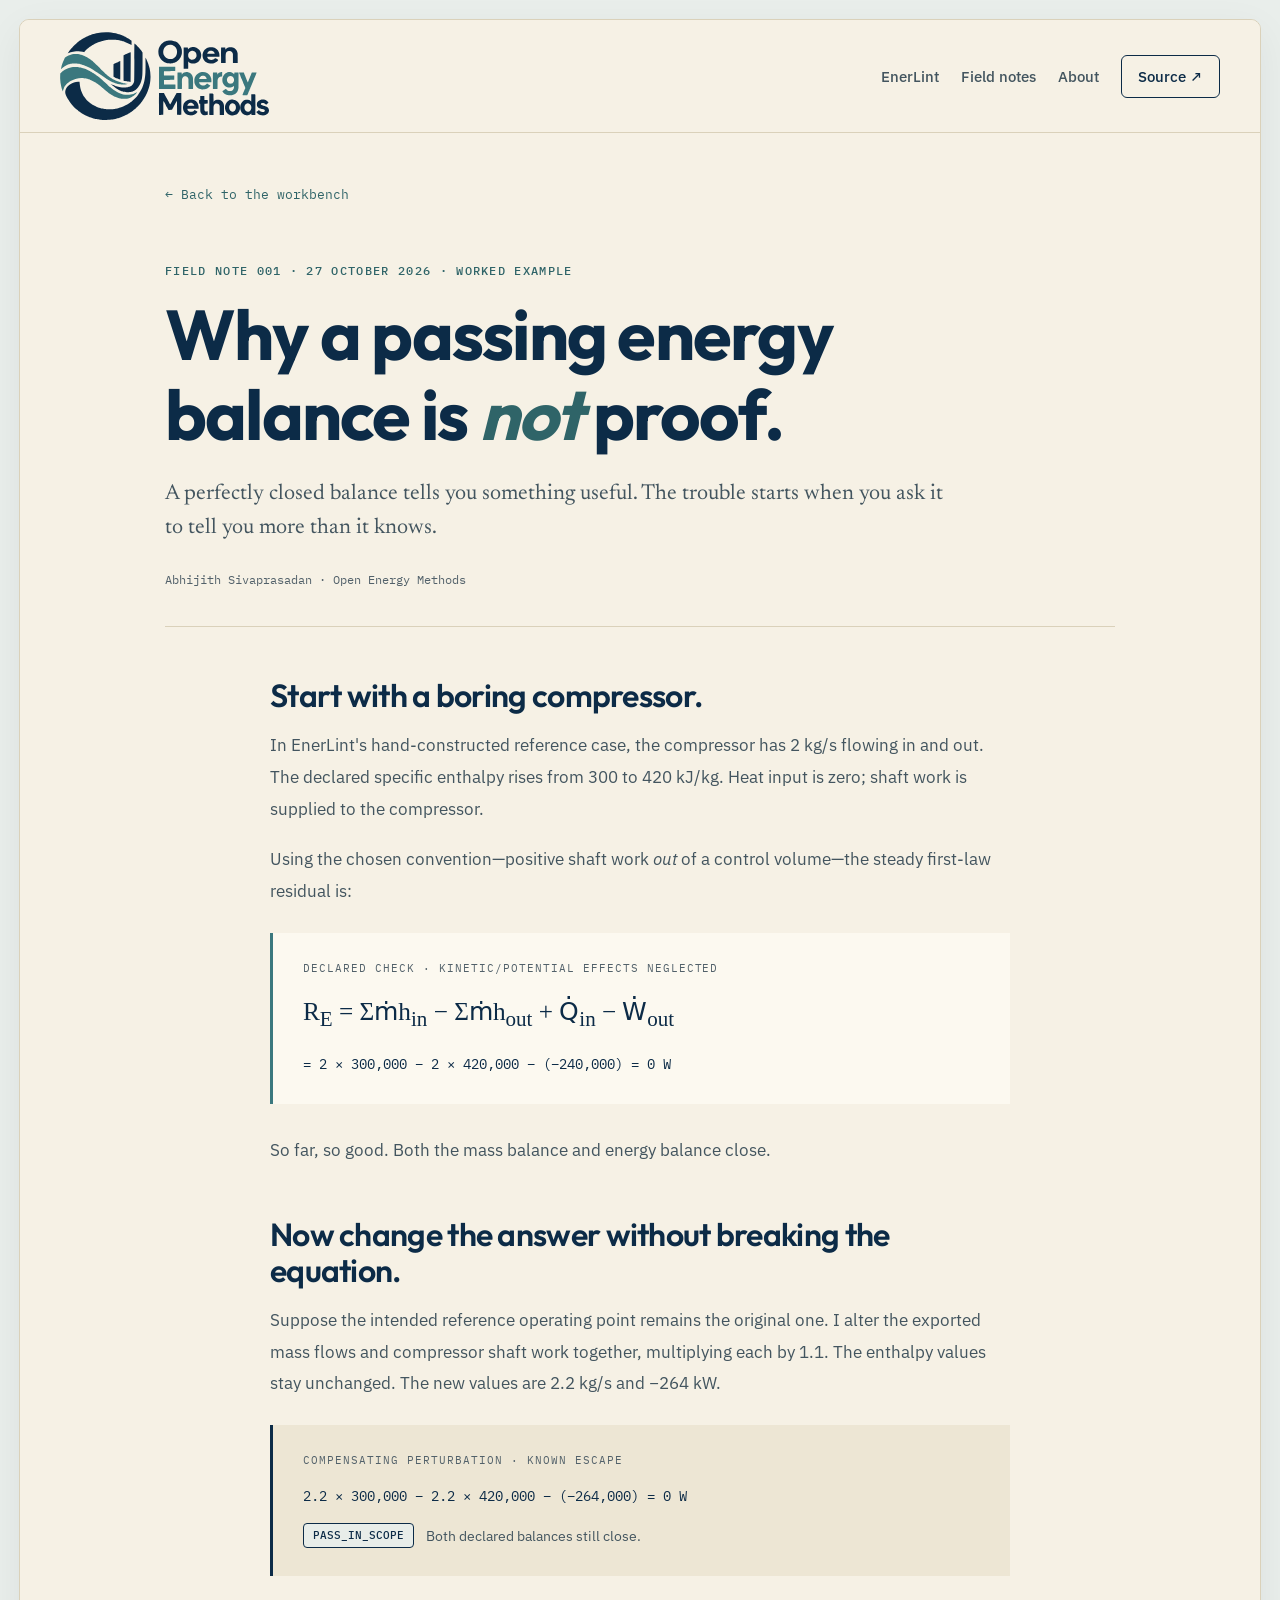
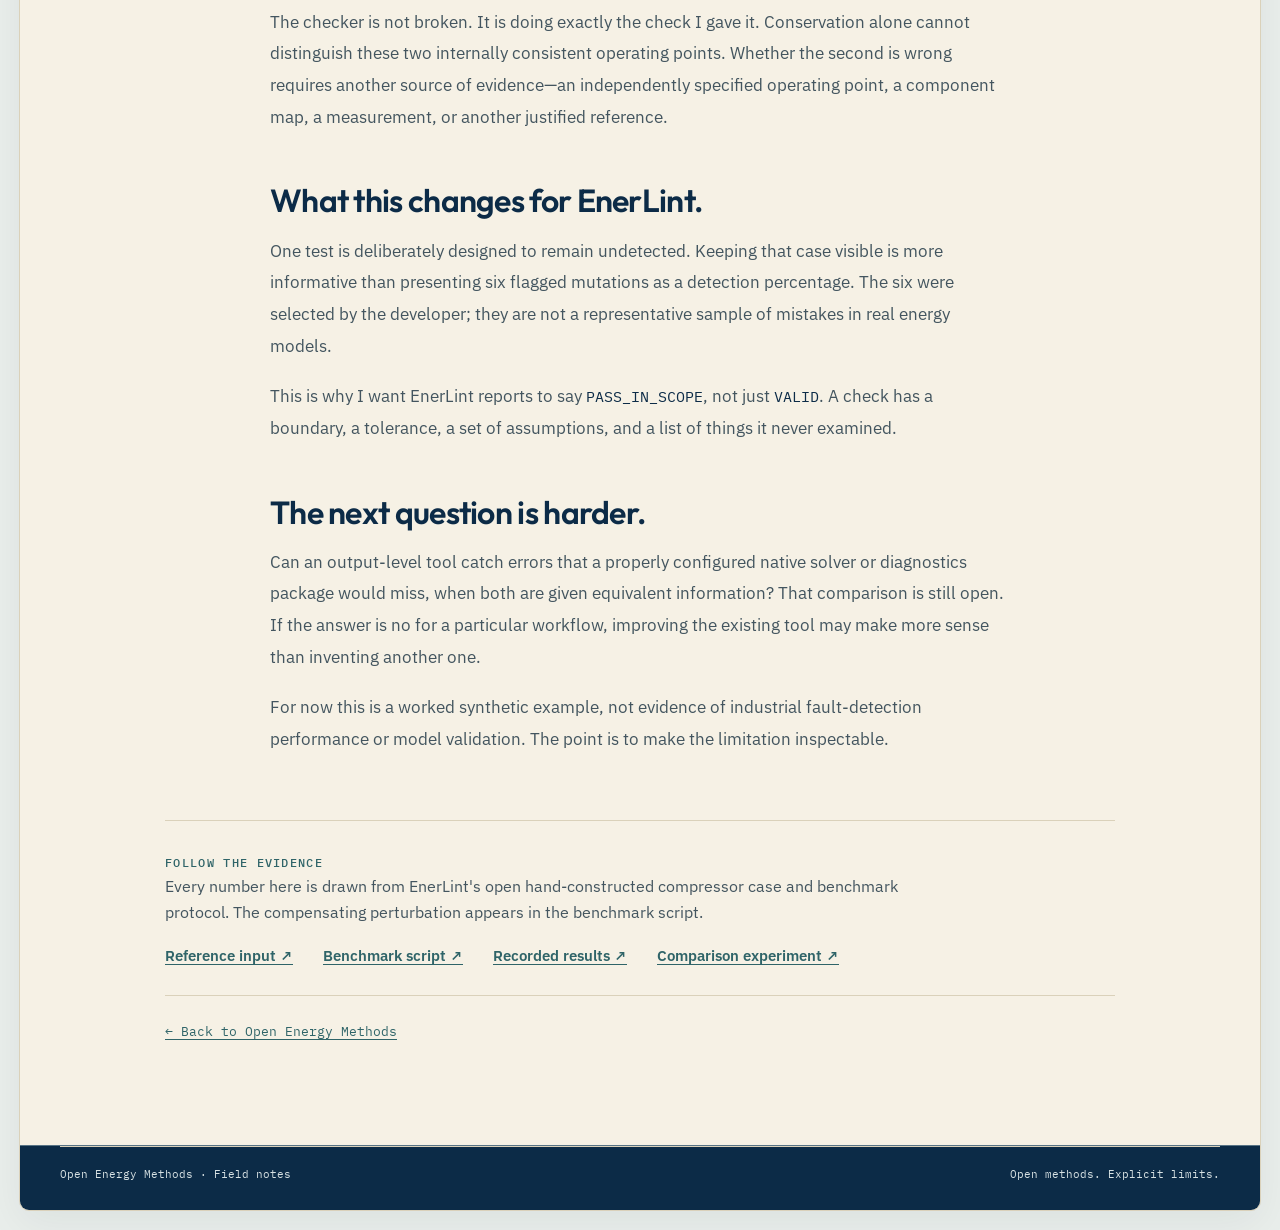
<file: notes/001-a-pass-isnt-proof.html>
<!doctype html>
<html lang="en">
<head>
  <meta charset="utf-8">
  <meta name="viewport" content="width=device-width, initial-scale=1">
  <meta name="theme-color" content="#0C2B47">
  <meta name="description" content="A worked compressor example showing why energy conservation alone cannot detect compensating modelling errors. Field note 001 from Open Energy Methods.">
  <meta property="og:type" content="article">
  <meta property="og:title" content="Why a passing energy balance is not proof | OEM Field Note 001">
  <meta property="og:description" content="Two compressor operating points, the same perfect residual. What an independent balance can—and cannot—tell you.">
  <meta property="og:url" content="https://open-energy-methods.github.io/notes/001-a-pass-isnt-proof.html">
  <link rel="canonical" href="https://open-energy-methods.github.io/notes/001-a-pass-isnt-proof.html">
  <link rel="icon" type="image/svg+xml" href="../assets/brand/oem-symbol.svg">
  <link rel="stylesheet" href="../assets/site.css">
  <link rel="stylesheet" href="../assets/workbench.css">
  <title>Field note 001 — A pass isn't proof | Open Energy Methods</title>
</head>
<body class="workbench-note-page">
<a class="skip" href="#main">Skip to content</a>
<header class="site-header">
  <div class="container nav-shell">
    <a class="brand" href="../" aria-label="Open Energy Methods home"><img width="209" height="88" src="../assets/brand/oem-logo.svg" alt="Open Energy Methods"></a>
    <nav class="desktop-nav" aria-label="Main navigation">
      <a href="../#work">EnerLint</a><a href="../#notes">Field notes</a><a href="../#about">About</a>
      <a class="nav-gh" href="https://github.com/Open-Energy-Methods/enerlint">Source ↗</a>
    </nav>
    <details class="mobile-nav"><summary aria-label="Open navigation menu">Menu ☰</summary><nav class="mobile-links"><a href="../">Home</a><a href="../#work">EnerLint</a><a href="../#notes">Field notes</a><a href="https://github.com/Open-Energy-Methods/enerlint">Source ↗</a></nav></details>
  </div>
</header>
<main id="main" class="container note-article">
  <a class="back-link" href="../#notes">← Back to the workbench</a>
  <header class="article-head">
    <span class="eyebrow">Field note 001 · 27 October 2026 · Worked example</span>
    <h1>Why a passing energy balance is <em>not</em> proof.</h1>
    <p class="lead">A perfectly closed balance tells you something useful. The trouble starts when you ask it to tell you more than it knows.</p>
    <p class="byline">Abhijith Sivaprasadan · Open Energy Methods</p>
  </header>
  <article class="article-prose">
    <h2>Start with a boring compressor.</h2>
    <p>In EnerLint's hand-constructed reference case, the compressor has 2 kg/s flowing in and out. The declared specific enthalpy rises from 300 to 420 kJ/kg. Heat input is zero; shaft work is supplied to the compressor.</p>
    <p>Using the chosen convention—positive shaft work <em>out</em> of a control volume—the steady first-law residual is:</p>
    <div class="equation-panel">
      <span class="label">Declared check · kinetic/potential effects neglected</span>
      <div class="formula">R<sub>E</sub> = Σṁh<sub>in</sub> − Σṁh<sub>out</sub> + Q̇<sub>in</sub> − Ẇ<sub>out</sub></div>
      <div class="mono worked-equation">= 2 × 300,000 − 2 × 420,000 − (−240,000) = 0 W</div>
    </div>
    <p>So far, so good. Both the mass balance and energy balance close.</p>
    <h2>Now change the answer without breaking the equation.</h2>
    <p>Suppose the intended reference operating point remains the original one. I alter the exported mass flows and compressor shaft work together, multiplying each by 1.1. The enthalpy values stay unchanged. The new values are 2.2 kg/s and −264 kW.</p>
    <div class="equation-panel escape-panel">
      <span class="label">Compensating perturbation · known escape</span>
      <div class="mono worked-equation">2.2 × 300,000 − 2.2 × 420,000 − (−264,000) = 0 W</div>
      <p><span class="chip chip-warning">PASS_IN_SCOPE</span> <span class="small">Both declared balances still close.</span></p>
    </div>
    <p>The checker is not broken. It is doing exactly the check I gave it. Conservation alone cannot distinguish these two internally consistent operating points. Whether the second is wrong requires another source of evidence—an independently specified operating point, a component map, a measurement, or another justified reference.</p>
    <h2>What this changes for EnerLint.</h2>
    <p>One test is deliberately designed to remain undetected. Keeping that case visible is more informative than presenting six flagged mutations as a detection percentage. The six were selected by the developer; they are not a representative sample of mistakes in real energy models.</p>
    <p>This is why I want EnerLint reports to say <code>PASS_IN_SCOPE</code>, not just <code>VALID</code>. A check has a boundary, a tolerance, a set of assumptions, and a list of things it never examined.</p>
    <h2>The next question is harder.</h2>
    <p>Can an output-level tool catch errors that a properly configured native solver or diagnostics package would miss, when both are given equivalent information? That comparison is still open. If the answer is no for a particular workflow, improving the existing tool may make more sense than inventing another one.</p>
    <p>For now this is a worked synthetic example, not evidence of industrial fault-detection performance or model validation. The point is to make the limitation inspectable.</p>
  </article>
  <aside class="source-strip">
    <span class="eyebrow">Follow the evidence</span>
    <p>Every number here is drawn from EnerLint's open hand-constructed compressor case and benchmark protocol. The compensating perturbation appears in the benchmark script.</p>
    <div class="doc-links"><a href="https://github.com/Open-Energy-Methods/enerlint/blob/main/examples/steady_compressor.json">Reference input ↗</a><a href="https://github.com/Open-Energy-Methods/enerlint/blob/main/scripts/run_foundation_benchmark.py">Benchmark script ↗</a><a href="https://github.com/Open-Energy-Methods/enerlint/blob/main/docs/RESULTS.md">Recorded results ↗</a><a href="https://github.com/Open-Energy-Methods/enerlint/issues/18">Comparison experiment ↗</a></div>
  </aside>
  <p class="article-end"><a href="../">← Back to Open Energy Methods</a></p>
</main>
<footer class="site-footer"><div class="container footer-bottom"><span>Open Energy Methods · Field notes</span><span>Open methods. Explicit limits.</span></div></footer>
</body>
</html>
</file>
<file: assets/site.css>
@import url('https://fonts.googleapis.com/css2?family=IBM+Plex+Mono:wght@400;500;600&family=IBM+Plex+Sans:wght@400;500;600;700&family=Outfit:wght@400;500;600;700&display=swap');
:root {
  --navy:#0C2B47; --navy-deep:#071B2E; --teal:#3B787E; --teal-text:#2F6468; --teal-pale:#DCEBEB;
  --paper:#F9F9F6; --white:#FFFFFF; --subtle:#F0F2EE; --line:#D5DBD6; --line-strong:#7A8A8C;
  --ink:#0B2236; --secondary:#43555F; --muted:#5A6B75; --pass:#1F6A3B; --pass-bg:#E4F1E7;
  --container:1200px; --font-body:"IBM Plex Sans",system-ui,sans-serif;
  --font-display:"Outfit","IBM Plex Sans",system-ui,sans-serif;
  --font-mono:"IBM Plex Mono",ui-monospace,monospace;
}
*{box-sizing:border-box}
html{scroll-behavior:smooth;scroll-padding-top:98px}
body{margin:0;background:var(--paper);color:var(--ink);font-family:var(--font-body);font-size:16px;line-height:1.6}
body,button,a{ -webkit-tap-highlight-color:transparent }
img{max-width:100%;height:auto}
a{color:var(--teal-text);text-underline-offset:3px}
a:hover{color:var(--navy)}
a:focus-visible,summary:focus-visible,button:focus-visible{outline:3px solid var(--navy);outline-offset:4px;border-radius:3px}
button{font:inherit}
.skip{position:absolute;z-index:1000;top:-80px;left:12px;padding:10px 16px;background:var(--navy);color:white;border-radius:4px}
.skip:focus{top:12px;color:white}
.container{width:min(calc(100% - 80px),var(--container));margin-inline:auto}
.mono,.eyebrow,.label,.chip{font-family:var(--font-mono)}
.eyebrow{font-size:12px;letter-spacing:.11em;text-transform:uppercase;color:var(--teal-text);font-weight:500}
.label{color:var(--muted);font-size:11px;letter-spacing:.09em;text-transform:uppercase}
h1,h2,h3,p{margin-top:0}
h1,h2,h3{font-family:var(--font-display);letter-spacing:-.025em;line-height:1.13}
h1{font-size:clamp(2.65rem,5vw,4.1rem);color:var(--navy);font-weight:700;max-width:760px;margin-bottom:0}
h2{font-size:clamp(1.85rem,3vw,2.4rem);font-weight:600;margin-bottom:0}
h3{font-size:1.35rem;font-weight:600;margin-bottom:0}
p{color:var(--secondary)}
.lead{font-size:clamp(1.05rem,1.45vw,1.22rem);line-height:1.6}
.small{font-size:.88rem}
.muted{color:var(--muted)}
.site-header{background:#fff;border-bottom:1px solid var(--line);position:sticky;top:0;z-index:50}
.nav-shell{display:flex;align-items:center;justify-content:space-between;gap:24px;min-height:88px}
.brand{display:inline-flex;align-items:center;flex:none}
.brand img{display:block;width:209px;height:auto}
.desktop-nav{display:flex;align-items:center;gap:22px}
.desktop-nav a{font-size:.91rem;font-weight:500;color:var(--secondary);text-decoration:none;white-space:nowrap}
.desktop-nav a:hover{color:var(--navy);text-decoration:underline}
.desktop-nav .nav-gh{border:1px solid var(--navy);border-radius:6px;padding:9px 16px;color:var(--navy)}
.mobile-nav{display:none}
.mobile-nav summary{cursor:pointer;font-weight:600;list-style:none;color:var(--navy);padding:10px;border:1px solid var(--line-strong);border-radius:6px}
.mobile-nav summary::-webkit-details-marker{display:none}
.mobile-nav .mobile-links{display:flex;flex-direction:column;gap:0;position:absolute;top:calc(100% - 1px);left:0;right:0;background:white;border-bottom:1px solid var(--line);box-shadow:0 12px 24px #071b2e12;padding:10px 24px 20px}
.mobile-links a{display:block;padding:11px 4px;text-decoration:none;font-weight:500;color:var(--ink)}
.btn-row{display:flex;flex-wrap:wrap;gap:12px}
.btn{min-height:48px;display:inline-flex;align-items:center;justify-content:center;gap:8px;padding:10px 20px;border:1.5px solid var(--navy);border-radius:6px;text-decoration:none;font-weight:600;font-size:.98rem;line-height:1.3;transition:background-color .15s ease,border-color .15s ease,transform .15s ease}
.btn:hover{transform:translateY(-1px)}
.btn-primary{background:var(--navy);color:white}
.btn-primary:hover{background:var(--navy-deep);color:white}
.btn-outline{background:transparent;color:var(--navy)}
.btn-outline:hover{background:var(--subtle);color:var(--navy)}
.hero{padding-block:84px 74px;display:grid;grid-template-columns: minmax(0,1.05fr) minmax(0,.95fr);gap:56px;align-items:center}
.hero-copy{display:flex;flex-direction:column;align-items:start;gap:23px}
.hero-copy .lead{margin:0;max-width:57ch}
.hero-note{font-size:.83rem;max-width:59ch;color:var(--muted);line-height:1.6;margin:0}
.card{background:var(--white);border:1px solid var(--line);border-radius:8px}
.evidence-card{border-color:var(--line-strong);overflow:hidden;box-shadow:0 16px 45px #0c2b470b}
.evidence-head{display:flex;justify-content:space-between;gap:12px;align-items:center;flex-wrap:wrap;background:var(--subtle);padding:13px 18px;border-bottom:1px solid var(--line)}
.evidence-body{padding:20px}
.status-row{display:flex;gap:12px;align-items:center;flex-wrap:wrap;margin-bottom:14px}
.chip{display:inline-flex;align-items:center;gap:6px;border-radius:4px;padding:4px 9px;font-size:.7rem;font-weight:500;line-height:1.4;border:1px solid var(--line-strong);white-space:nowrap}
.chip-pass{color:var(--pass);background:var(--pass-bg);border-color:var(--pass)}
.chip-neutral{color:#55646E;background:#ECEFEE;border-style:dashed}
.chip-teal{color:var(--teal-text);background:var(--teal-pale);border-color:var(--teal-text)}
.chip-plain{color:var(--secondary);background:white}
.table-scroll{overflow-x:auto;width:100%}
.table{border-collapse:collapse;width:100%;font-size:.83rem;line-height:1.45;min-width:480px}
.table th{text-align:left;font-family:var(--font-mono);font-size:.67rem;letter-spacing:.05em;text-transform:uppercase;font-weight:500;color:var(--muted);border-bottom:2px solid var(--navy);padding:10px 7px}
.table td{border-bottom:1px solid var(--line);padding:12px 7px;vertical-align:middle}
.table td:last-child,.table th:last-child{text-align:right}
.table .num{text-align:right;white-space:nowrap;font-family:var(--font-mono);font-size:.75rem}
.table .code-name{font-family:var(--font-mono);font-size:.72rem;word-break:break-word}
.limitation{margin-top:18px;padding:13px 15px;border:1px solid var(--line);background:var(--subtle);border-radius:6px;font-size:.84rem;line-height:1.55}
.limitation .label{display:block;margin-bottom:4px}
.caption{font-size:.76rem;line-height:1.5;color:var(--muted);margin-top:12px;margin-bottom:0}
.section{padding-block:80px}
.section-white{background:var(--white);border-block:1px solid var(--line)}
.section-heading{display:flex;flex-direction:column;gap:10px;max-width:780px;margin-bottom:32px}
.section-heading p{margin:0;max-width:72ch}
.two-up{display:grid;grid-template-columns:repeat(2,minmax(0,1fr));gap:24px}
.scope-panel{padding:30px 28px;background:var(--paper);border:1px solid var(--line);border-radius:8px}
.scope-panel h3{margin-bottom:22px}
.clean-list{margin:0;padding:0;list-style:none;display:flex;flex-direction:column;gap:15px}
.clean-list li{display:grid;grid-template-columns:18px 1fr;gap:12px;color:#2B3D49;line-height:1.52}
.list-mark{font-family:var(--font-mono);color:var(--teal-text);font-weight:600}
.list-mark.negative{color:var(--secondary)}
.project{border-color:var(--line-strong);padding:32px;display:grid;grid-template-columns:repeat(2,minmax(0,1fr));gap:44px;align-items:start}
.project-summary{display:flex;flex-direction:column;gap:19px}
.project-title{display:flex;align-items:center;gap:14px;flex-wrap:wrap}
.project-title h3{font-size:2.55rem;color:var(--navy)}
.project-title h3 span{color:var(--teal)}
.project-summary .lead{margin:0;font-size:1.1rem}
.project-summary .clean-list{gap:13px}
.terminal{background:var(--navy-deep);color:#eef2ef;border-radius:8px;overflow:hidden}
.terminal-top{font-size:.74rem;color:#a9bac4;border-bottom:1px solid #1F4059;padding:12px 16px}
pre{margin:0;max-width:100%;white-space:pre;overflow:auto;padding:20px;font-size:.77rem;line-height:1.95;font-family:var(--font-mono)}
.terminal .prompt{color:#6FB0B4}
.project-aside{display:flex;flex-direction:column;gap:14px;min-width:0}
.status-box{padding:15px 18px;border:1px solid var(--line);border-radius:6px;background:var(--subtle);font-size:.85rem;line-height:1.6}
.status-box .label{display:block;margin-bottom:6px}
.agenda{margin-top:20px;padding:8px;background:white;border:1px solid var(--line);border-radius:8px}
.agenda .table{min-width:600px;font-size:.88rem}
.agenda .table td,.agenda .table th{padding:16px 14px}
.agenda .table td:nth-child(2){white-space:nowrap}
.agenda .table td:last-child,.agenda .table th:last-child{text-align:left}
.evidence-levels{display:grid;grid-template-columns:repeat(5,minmax(0,1fr));gap:13px}
.level{border:1px dashed var(--line-strong);background:#fff;padding:18px 15px;border-radius:8px;min-height:155px}
.level.dim{background:var(--subtle);border-style:solid;border-color:var(--line)}
.level.current{border:2px solid var(--navy)}
.level strong{display:block;font-size:.93rem;line-height:1.35;margin-top:8px}
.level p{font-size:.81rem;line-height:1.5;margin:8px 0 0}
.doc-links{display:flex;gap:14px 30px;flex-wrap:wrap;margin-top:32px}
.doc-links a{font-weight:600;font-size:.93rem}
.contribute-grid{display:grid;grid-template-columns:repeat(2,minmax(0,1fr));gap:56px;align-items:start}
.contribute-grid .lead{max-width:58ch}
.review-panel{padding:25px 28px}
.review-panel .clean-list{margin-top:14px;margin-bottom:24px}
.site-footer{border-top:1px solid var(--line);background:white}
.footer-grid{display:grid;grid-template-columns:2fr 1fr 1fr;gap:50px;padding-block:50px 40px}
.footer-brand{width:235px;display:block;margin-bottom:18px}
.footer-grid p{font-size:.86rem;line-height:1.6;max-width:52ch}
.footer-column{display:flex;flex-direction:column;gap:9px}
.footer-column b{margin-bottom:6px}
.footer-column a{font-size:.92rem}
.footer-bottom{border-top:1px solid var(--line);padding-block:18px 26px;display:flex;justify-content:space-between;gap:16px;color:var(--muted);font-family:var(--font-mono);font-size:.71rem}
@media(max-width:1050px){.desktop-nav{gap:13px}.desktop-nav a{font-size:.83rem}.brand img{width:178px}.hero{gap:32px}.evidence-levels{grid-template-columns:repeat(3,1fr)}}
@media(max-width:820px){.container{width:min(calc(100% - 48px),var(--container))}.nav-shell{min-height:76px}.desktop-nav{display:none}.mobile-nav{display:block}.hero{grid-template-columns:1fr;padding-block:65px 62px;gap:42px}.hero-copy{max-width:660px}.project,.contribute-grid{grid-template-columns:1fr}.footer-grid{grid-template-columns:1.5fr 1fr;gap:36px}.footer-grid .footer-column:last-child{grid-column:2}.section{padding-block:64px}}
@media(max-width:600px){.container{width:calc(100% - 36px)}.brand img{width:170px}.hero{padding-block:52px}.hero-copy{gap:19px}h1{font-size:clamp(2.35rem,10.5vw,3.1rem)}.section{padding-block:52px}.two-up{grid-template-columns:1fr}.scope-panel{padding:23px 20px}.project{padding:22px 18px;gap:28px}.project-title h3{font-size:2.25rem}.evidence-body{padding:15px}.evidence-levels{grid-template-columns:repeat(2,minmax(0,1fr))}.level{min-height:137px}.agenda .table{min-width:580px}.footer-grid{grid-template-columns:1fr;gap:24px}.footer-grid .footer-column:last-child{grid-column:auto}.footer-bottom{flex-direction:column}.review-panel{padding:21px 20px}}
@media(max-width:370px){.evidence-levels{grid-template-columns:1fr}.btn{width:100%}}
@media(prefers-reduced-motion:reduce){html{scroll-behavior:auto}.btn{transition:none}.btn:hover{transform:none}}

/* Window breathing room — give the site a deliberate inset instead of
   allowing the header/sections/footer to sit flush against browser edges.
   Outer space is decorative; content remains inside its own max-width grid. */
:root{--window-gutter:clamp(12px,1.5vw,28px)}
html{background:#E9EEEB;scroll-padding-top:calc(120px + var(--window-gutter))}
body{
  margin:var(--window-gutter);
  border:1px solid var(--line);
  border-radius:10px;
  box-shadow:0 12px 42px rgba(7,27,46,.06);
}
.site-header{top:var(--window-gutter);border-radius:9px 9px 0 0}
.nav-shell{padding-block:12px}
.site-footer{border-radius:0 0 9px 9px}
@media(max-width:600px){
  :root{--window-gutter:8px}
  .nav-shell{padding-block:9px}
}


/* Field-notes editorial refresh, October 2026.
   Keep OEM's approved navy/teal logo and accessible layout; move attention
   from corporate-looking cards to the problem, experiment, and person. */
.workshop-hero{grid-template-columns:minmax(0,1.12fr) minmax(340px,.88fr);gap:clamp(24px,6vw,84px);align-items:center;padding-block:104px 92px}
.workshop-hero .hero-copy{gap:20px}
.workshop-hero h1{max-width:850px;font-size:clamp(3.1rem,5.5vw,5.6rem);font-weight:600;letter-spacing:-.048em;line-height:1.05}
.workshop-hero h1 em{color:var(--teal-text);font-weight:500}
.workshop-hero .lead{max-width:61ch;margin:0}
.workshop-hero .lead + .lead{font-size:1.04rem;color:var(--muted)}
.scratch-paper{background:#F7F6EF;border:1px solid #B6C0BB;border-radius:2px;padding:32px clamp(20px,3vw,42px) 24px;transform:rotate(-.8deg);box-shadow:7px 8px 0 #E2E8E3;min-width:0;position:relative}
.scratch-paper:before{content:"";position:absolute;inset:0;pointer-events:none;opacity:.48;background:repeating-linear-gradient(to bottom,transparent 0,transparent 29px,#D6E1DB 30px)}
.scratch-paper>*{position:relative}
.scratch-top{display:flex;justify-content:space-between;gap:8px;color:var(--muted);font-size:.77rem}
.scratch-prompt{font-family:var(--font-display);font-size:clamp(1.35rem,2vw,1.75rem);font-weight:600;color:var(--navy);margin:44px 0 30px}
.underlined{text-decoration:underline;text-decoration-color:var(--teal);text-decoration-thickness:3px;text-underline-offset:5px}
.scratch-equation{font-family:Georgia,"Times New Roman",serif;font-size:clamp(1.12rem,2vw,1.58rem);color:var(--navy);line-height:1.65;overflow-wrap:anywhere;margin:0 0 25px}
.scratch-annotation{font-family:Georgia,serif;font-style:italic;font-size:1.17rem;color:var(--teal-text);max-width:29ch;margin:0 0 26px}
.scratch-rule{height:1px;background:#BBC6BF;margin:35px 0 15px}
.scratch-signoff{color:var(--ink);font-size:.89rem;margin:0}
.experiment-grid{display:grid;grid-template-columns:repeat(3,minmax(0,1fr));gap:16px}
.experiment{display:flex;flex-direction:column;min-height:290px;padding:27px 25px 24px;background:var(--paper);border:1px solid var(--line);border-top:3px solid #839C9B}
.experiment-escape{border-top-color:var(--navy);background:#F2F5F3}
.exp-num{font-family:var(--font-mono);font-size:.72rem;font-weight:500;letter-spacing:.05em;color:var(--teal-text)}
.experiment h3{font-size:clamp(1.22rem,1.8vw,1.6rem);margin:21px 0 14px;line-height:1.22}
.experiment p{font-size:.95rem;line-height:1.56;margin:0 0 24px}
.experiment-result{margin-top:auto;padding-top:16px;border-top:1px solid var(--line);display:flex;justify-content:space-between;flex-wrap:wrap;gap:8px;align-items:center}
.experiment-result code{font-family:var(--font-mono);font-size:.72rem;white-space:nowrap}
.chip-fail{background:#F6E8E6;color:#852F22;border-color:#BD7367}
.chip-warning{background:#E8EDE9;color:var(--navy);border-color:var(--navy)}
.method-footnote{font-size:.83rem;line-height:1.6;color:var(--muted);max-width:100ch;margin:17px 0 0}
.project-entry{margin-top:57px;padding:34px 0 0;border-top:1px solid var(--line);display:grid;grid-template-columns:minmax(0,.9fr) minmax(0,1.1fr);gap:48px;align-items:center}
.project-entry h3{font-size:clamp(1.7rem,2.8vw,2.6rem);margin:11px 0 15px}
.project-entry p{max-width:55ch;margin-bottom:20px}
.tiny-tag{font-family:var(--font-mono);font-size:.68rem;color:var(--muted);font-weight:400;white-space:normal;letter-spacing:0}
.project-entry .terminal{min-width:0}
.note-list{border-top:1px solid var(--navy)}
.note-row{display:grid;grid-template-columns:minmax(110px,.7fr) minmax(0,3fr) auto;align-items:center;gap:24px;padding:25px 16px;text-decoration:none;color:var(--ink);border-bottom:1px solid var(--line);transition:background .15s ease}
.note-row:hover{background:#EFF2EF;color:var(--ink)}
.note-row strong{display:block;font-family:var(--font-display);font-size:1.24rem;line-height:1.3;font-weight:600}
.note-row small{display:block;color:var(--muted);font-size:.89rem;margin-top:4px}
.note-row .mono{color:var(--teal-text)}
.about-grid{display:grid;grid-template-columns:minmax(0,1.25fr) minmax(300px,.75fr);gap:clamp(38px,7vw,120px);align-items:start}
.about-grid h2{margin:13px 0 25px;max-width:20ch;line-height:1.17}
.about-grid p{max-width:65ch}
.about-grid .lead{color:var(--ink)}
.roots-panel{border-left:3px solid var(--teal);padding-left:24px;display:flex;flex-direction:column;gap:18px}
.roots-panel .eyebrow{margin-bottom:0}
.roots-panel p{margin:0}
.roots-panel a{display:block;border-top:1px solid var(--line);padding-top:17px;text-decoration:none;color:var(--navy)}
.roots-panel a:hover strong{text-decoration:underline}
.roots-panel a strong,.roots-panel a small{display:block}
.roots-panel a small{color:var(--muted);margin-top:5px;line-height:1.5}
.site-footer .footer-grid p{max-width:55ch}
@media(max-width:1050px){
  .workshop-hero{grid-template-columns:minmax(0,1fr) minmax(300px,.9fr);gap:32px}
  .scratch-paper{padding:25px 22px}
  .experiment{padding:24px 20px}
}
@media(max-width:820px){
  .workshop-hero{grid-template-columns:1fr;padding-block:65px 68px}
  .scratch-paper{max-width:600px;margin-top:8px}
  .experiment-grid{grid-template-columns:1fr 1fr}
  .experiment-escape{grid-column:1 / -1;min-height:210px}
  .project-entry{grid-template-columns:1fr;gap:24px}
  .about-grid{grid-template-columns:1fr;gap:40px}
  .roots-panel{max-width:600px}
}
@media(max-width:600px){
  .workshop-hero{padding-block:52px 58px}
  .workshop-hero h1{font-size:clamp(2.65rem,11vw,4.1rem)}
  .workshop-hero .lead{font-size:1.03rem}
  .scratch-paper{transform:none;box-shadow:4px 5px 0 #E2E8E3}
  .experiment-grid{grid-template-columns:1fr}
  .experiment-escape{grid-column:auto}
  .experiment{min-height:0}
  .project-entry{margin-top:36px}
  .note-row{grid-template-columns:1fr auto;gap:10px 16px;padding:20px 8px}
  .note-row>.mono{grid-column:1 / -1}
  .note-row strong{font-size:1.12rem}
}
@media(prefers-reduced-motion:reduce){.note-row{transition:none}}


/* Technical field notes: long-form reading without a corporate card stack. */
.note-article{max-width:950px;padding-block:48px 90px}
.back-link{font-family:var(--font-mono);font-size:.82rem;text-decoration:none}
.article-head{border-bottom:1px solid var(--line-strong);padding:50px 0 36px;margin-bottom:38px}
.article-head h1{font-size:clamp(2.5rem,5.5vw,4.7rem);max-width:900px;margin:13px 0 22px}
.article-head h1 em{color:var(--teal-text)}
.article-head .lead{max-width:65ch}
.byline{font-family:var(--font-mono);font-size:.78rem;color:var(--muted);margin:24px 0 0}
.article-prose{max-width:740px;margin-inline:auto}
.article-prose h2{font-size:clamp(1.55rem,2.5vw,2.05rem);margin:50px 0 16px;max-width:30ch}
.article-prose p{font-size:1.07rem;line-height:1.85;margin:0 0 19px}
.article-prose code{font-family:var(--font-mono);font-size:.85em;color:var(--navy)}
.equation-panel{padding:27px 30px;margin:26px 0 30px;background:#F3F5F0;border-left:3px solid var(--teal);overflow-x:auto}
.equation-panel .label{display:block;margin-bottom:14px}
.equation-panel .formula{font-family:Georgia,serif;font-size:clamp(1.15rem,2vw,1.58rem);white-space:normal;margin-bottom:15px;color:var(--navy)}
.worked-equation{font-size:.87rem;line-height:1.8;overflow-wrap:anywhere;color:var(--ink)}
.escape-panel{background:#EAF0EA;border-left-color:var(--navy)}
.escape-panel p{margin:14px 0 0;display:flex;flex-wrap:wrap;gap:12px;align-items:center}
.source-strip{border-top:1px solid var(--line-strong);border-bottom:1px solid var(--line);padding:28px 0;margin-top:65px}
.source-strip p{max-width:75ch}
.source-strip .doc-links{margin-top:18px}
.article-end{margin-top:25px;font-family:var(--font-mono);font-size:.82rem}
@media(max-width:600px){
  .note-article{padding-block:32px 60px}
  .article-head{padding:30px 0 24px}
  .article-head h1{font-size:clamp(2.2rem,10vw,3.2rem)}
  .article-prose p{font-size:1rem;line-height:1.75}
  .equation-panel{padding:19px 16px}
  .worked-equation{font-size:.75rem}
}
</file>
<file: assets/workbench.css>
@import url('https://fonts.googleapis.com/css2?family=Newsreader:opsz,wght@6..72,400;6..72,500;6..72,600&display=swap');

/* Workbench homepage: warm paper, measured marks, technical typography.
   Approved navy/teal logo is kept as drawn. Pencil is not a result status. */
.workbench-page{
  --wb-paper:#F6F1E5;--wb-paper-deep:#EDE6D4;--wb-rule:#DAD1BA;
  --wb-navy:#0C2B47;--wb-ink:#19364B;--wb-teal:#3B787E;
  --wb-teal-text:#2F6468;--wb-pencil:#B04A26;--wb-pencil-text:#9A3F1E;
  --wb-muted:#4D5B60;--wb-surface:#FCF9F0;--wb-night:#091E31;
  --wb-display:"Outfit","IBM Plex Sans",sans-serif;
  --wb-body:"IBM Plex Sans",system-ui,sans-serif;
  --wb-mono:"IBM Plex Mono",ui-monospace,monospace;
  --wb-editorial:"Newsreader",Georgia,serif;
  margin:clamp(8px,1.35vw,22px);
  background:var(--wb-paper);color:var(--wb-navy);
  box-shadow:0 14px 48px rgba(7,27,46,.07);
  border:1px solid var(--wb-rule);
  border-radius:8px;
  font-family:var(--wb-body);line-height:1.62;
  overflow-x:clip
}
.workbench-page p{color:var(--wb-muted)}
.workbench-page h1,.workbench-page h2,.workbench-page h3{color:var(--wb-navy);font-family:var(--wb-display);margin:0;line-height:1.14}
.workbench-page a{color:var(--wb-teal-text)}
.workbench-page button,.workbench-page input{font-family:inherit}
.workbench-page a:focus-visible,.workbench-page button:focus-visible,.workbench-page input:focus-visible,.workbench-page summary:focus-visible{outline:3px solid var(--wb-pencil);outline-offset:4px}
.workbench-page .wb-wrap{width:min(100% - clamp(36px,7.6vw,144px),1200px);margin-inline:auto}
.workbench-page .wb-kicker{font:600 .72rem/1.5 var(--wb-mono);letter-spacing:.115em;text-transform:uppercase;color:var(--wb-teal-text)}
.workbench-page .wb-id{font:500 .72rem/1.5 var(--wb-mono);letter-spacing:.05em;color:var(--wb-muted)}
.workbench-page .wb-lede{font:400 clamp(1.18rem,1.65vw,1.52rem)/1.48 var(--wb-editorial);color:var(--wb-navy)}
.workbench-page .wb-muted{color:var(--wb-muted)}
.workbench-page .wb-section{padding:clamp(65px,7.5vw,112px) 0;border-top:1px solid var(--wb-rule)}
.workbench-page .wb-section-title{font:600 clamp(2rem,3.4vw,3.3rem)/1.12 var(--wb-display);letter-spacing:-.038em;margin:11px 0 17px}
.workbench-page .wb-section-intro{max-width:710px;margin:0;color:var(--wb-muted);font-size:1.035rem;line-height:1.7}
.workbench-page .wb-ruleline{height:1px;background:var(--wb-rule)}
.workbench-page .wb-link{font-weight:600;text-decoration-thickness:1px;text-underline-offset:5px}
.workbench-page .wb-arrow{font-family:var(--wb-mono);font-size:.9em;margin-left:7px}
.workbench-page .wb-btn{display:inline-flex;align-items:center;justify-content:center;gap:10px;min-height:47px;padding:11px 19px;border-radius:2px;border:1.5px solid var(--wb-navy);background:transparent;color:var(--wb-navy);font-weight:600;text-decoration:none;font-size:.93rem;cursor:pointer;transition:background .14s,color .14s}
.workbench-page .wb-btn:hover{background:var(--wb-paper-deep);color:var(--wb-navy)}
.workbench-page .wb-btn-primary{background:var(--wb-navy);color:#fff}
.workbench-page .wb-btn-primary:hover{background:var(--wb-night);color:#fff}
.workbench-page .wb-actions{display:flex;flex-wrap:wrap;gap:10px;align-items:center}
.workbench-page .wb-sr{position:absolute;width:1px;height:1px;padding:0;margin:-1px;overflow:hidden;clip:rect(0,0,0,0);white-space:nowrap;border:0}
.workbench-page .wb-skip{position:fixed;top:-100px;left:20px;z-index:100;padding:10px 16px;background:var(--wb-navy);color:white}
.workbench-page .wb-skip:focus{top:18px;color:white}

/* Header - separated from window edges */
.workbench-page .wb-header{position:sticky;top:clamp(8px,1.35vw,22px);z-index:40;background:rgba(246,241,229,.97);border-bottom:1px solid var(--wb-rule);backdrop-filter:blur(10px);border-radius:7px 7px 0 0}
.workbench-page .wb-nav{min-height:93px;display:flex;align-items:center;gap:26px;justify-content:space-between}
.workbench-page .wb-logo{display:inline-flex;align-items:center;flex-shrink:0}
.workbench-page .wb-logo img{display:block;width:208px;height:auto}
.workbench-page .wb-menu{display:flex;align-items:center;gap:25px}
.workbench-page .wb-menu a{font-weight:600;font-size:.9rem;color:var(--wb-navy);text-decoration:none}
.workbench-page .wb-menu a:hover{text-decoration:underline;text-underline-offset:5px}
.workbench-page .wb-menu a.wb-github{border:1px solid var(--wb-navy);padding:9px 14px;font:600 .78rem var(--wb-mono)}
.workbench-page .wb-mobile-menu{display:none}
.workbench-page .wb-mobile-menu summary{list-style:none;cursor:pointer;border:1px solid var(--wb-navy);padding:8px 13px;color:var(--wb-navy);font-weight:600}
.workbench-page .wb-mobile-menu summary::-webkit-details-marker{display:none}
.workbench-page .wb-mobile-links{position:absolute;left:0;right:0;top:100%;background:var(--wb-paper);border-bottom:1px solid var(--wb-rule);box-shadow:0 15px 25px #071b2e19;padding:18px max(18px,5vw);display:flex;flex-direction:column;gap:0}
.workbench-page .wb-mobile-links a{padding:13px 0;border-bottom:1px solid var(--wb-rule);text-decoration:none;font-weight:600;color:var(--wb-navy)}
.workbench-page .wb-mobile-links a:last-child{border-bottom:0}

/* Hero: first the maker/workbench, then a concrete engineering question */
.workbench-page .wb-hero{position:relative;overflow:hidden;background-color:var(--wb-paper);background-image:linear-gradient(#dad1ba42 1px,transparent 1px),linear-gradient(90deg,#dad1ba42 1px,transparent 1px);background-size:24px 24px}
.workbench-page .wb-hero::before{content:"";position:absolute;inset:0;background:linear-gradient(90deg,var(--wb-paper) 1%,rgba(246,241,229,.92) 48%,rgba(246,241,229,.18));pointer-events:none}
.workbench-page .wb-hero-inner{position:relative;display:grid;grid-template-columns:minmax(0,1.06fr) minmax(0,.94fr);align-items:center;gap:clamp(34px,5vw,82px);padding-block:clamp(75px,9vw,140px) clamp(76px,9vw,128px)}
.workbench-page .wb-hero h1{font:600 clamp(3.4rem,6.7vw,6.75rem)/.98 var(--wb-display);letter-spacing:-.065em;max-width:850px;margin:24px 0 28px}
.workbench-page .wb-hero h1 .wb-emphasis{color:var(--wb-navy);position:relative;white-space:nowrap}
.workbench-page .wb-hero h1 .wb-emphasis::after{content:"";position:absolute;left:0;right:-1%;height:4px;bottom:-5px;background:var(--wb-pencil);transform:rotate(-1.5deg)}
.workbench-page .wb-hero .wb-lede{max-width:620px;font-size:clamp(1.32rem,1.85vw,1.68rem);line-height:1.43;margin-bottom:20px}
.workbench-page .wb-hero .wb-explain{max-width:620px;font-size:1rem;line-height:1.75;margin:0 0 27px}
.workbench-page .wb-hero-foot{margin:27px 0 0;color:var(--wb-teal-text);font:500 .76rem/1.7 var(--wb-mono)}

/* A technical notebook, not an accreditation seal */
.workbench-page .wb-notebook{position:relative;transform:rotate(1deg);background:var(--wb-surface);border:1px solid #bcb29e;box-shadow:12px 14px 0 #d8cfb9,0 18px 33px #071b2e16;padding:28px 30px 30px;min-width:0}
.workbench-page .wb-notebook::before{content:"";position:absolute;top:0;bottom:0;left:21px;width:1px;background:#B04A2660}
.workbench-page .wb-notebook-meta{display:flex;justify-content:space-between;gap:8px;border-bottom:1px solid var(--wb-rule);padding-bottom:13px;font:500 .67rem var(--wb-mono);letter-spacing:.035em;color:var(--wb-muted)}
.workbench-page .wb-notebook h2{margin:27px 0 14px;font:500 clamp(1.55rem,2.4vw,2.3rem)/1.18 var(--wb-editorial);letter-spacing:-.014em}
.workbench-page .wb-notebook p{font-size:.89rem;line-height:1.63}
.workbench-page .wb-sketch{display:block;width:100%;height:auto;margin:14px 0}
.workbench-page .wb-equation{font:.78rem/1.7 var(--wb-mono);padding:12px 4px 15px;border-top:1px solid var(--wb-rule);border-bottom:1px solid var(--wb-rule);color:var(--wb-navy);overflow-wrap:anywhere}
.workbench-page .wb-note-pencil{position:relative;padding-left:16px;margin:19px 0 0;font-size:.84rem!important;color:var(--wb-pencil-text)!important}
.workbench-page .wb-note-pencil::before{content:"↳";position:absolute;left:0}
.workbench-page .wb-notebook a{font-size:.83rem;font-weight:600}

/* Sections and work index */
.workbench-page .wb-section-heading{display:flex;align-items:flex-start;justify-content:space-between;gap:20px;margin-bottom:38px}
.workbench-page .wb-section-heading .wb-section-title{max-width:760px}
.workbench-page .wb-feature{display:grid;grid-template-columns:minmax(0,1.2fr) minmax(275px,.8fr);min-width:0;background:var(--wb-night);color:#F6F1E5;box-shadow:0 6px 0 #ded4c0;outline:1px solid #0a253a}
.workbench-page .wb-feature-copy{padding:clamp(28px,4.6vw,62px)}
.workbench-page .wb-feature .wb-kicker{color:#8BBFC0}
.workbench-page .wb-feature h3{color:white;font:600 clamp(2.4rem,4.3vw,4.6rem)/1.06 var(--wb-display);letter-spacing:-.045em;margin:19px 0 17px}
.workbench-page .wb-feature .wb-feature-description{color:#e1e7e7;font:400 clamp(1.1rem,1.65vw,1.38rem)/1.42 var(--wb-editorial);max-width:550px}
.workbench-page .wb-feature .wb-feature-note{color:#B7CED0;font-size:.88rem;max-width:550px;margin:20px 0 28px}
.workbench-page .wb-feature .wb-btn{color:white;border-color:#9BC2C6}
.workbench-page .wb-feature .wb-btn:hover{background:#264658}
.workbench-page .wb-feature-stats{padding:clamp(28px,4.6vw,55px);display:flex;flex-direction:column;gap:1px;justify-content:center;background-image:linear-gradient(#50718526 1px,transparent 1px),linear-gradient(90deg,#50718526 1px,transparent 1px);background-size:24px 24px;border-left:1px solid #56708375}
.workbench-page .wb-feature-stat{padding:17px 0;border-bottom:1px solid #7892a25f}
.workbench-page .wb-feature-stat:last-child{border-bottom:0}
.workbench-page .wb-stat-num{display:block;color:white;font:600 clamp(1.85rem,2.75vw,3rem)/1.15 var(--wb-display)}
.workbench-page .wb-feature-stat p{color:#B7CED0;font-size:.84rem;margin:2px 0 0}
.workbench-page .wb-card-caption{font:.7rem/1.6 var(--wb-mono);color:var(--wb-muted);margin:16px 0 40px}
.workbench-page .wb-subhead{display:flex;justify-content:space-between;align-items:baseline;gap:20px;border-bottom:1px solid var(--wb-navy);padding-bottom:14px;margin:35px 0 19px}
.workbench-page .wb-subhead h3{font-size:1.5rem}
.workbench-page .wb-subhead .wb-id{max-width:500px;text-align:right}
.workbench-page .wb-project-list{display:grid;grid-template-columns:repeat(3,minmax(0,1fr));gap:15px}
.workbench-page .wb-project{display:flex;flex-direction:column;gap:12px;min-height:235px;padding:26px 23px;border:1px solid var(--wb-rule);background:var(--wb-surface);position:relative}
.workbench-page .wb-project:hover{border-color:#839e9e}
.workbench-page .wb-project .wb-kicker{font-size:.64rem}
.workbench-page .wb-project h4{margin:0;font:600 1.65rem var(--wb-display);letter-spacing:-.028em}
.workbench-page .wb-project p{font-size:.88rem;line-height:1.65;margin:0 0 5px;flex:1}
.workbench-page .wb-project a{font-size:.84rem;font-weight:600}
.workbench-page .wb-external-note{font-size:.83rem;line-height:1.65;color:var(--wb-muted);margin:18px 0 0;max-width:950px}

/* Research method panels */
.workbench-page .wb-process{background:var(--wb-paper-deep)}
.workbench-page .wb-process-grid{display:grid;grid-template-columns:repeat(3,minmax(0,1fr));gap:35px;margin-top:40px}
.workbench-page .wb-process-item{padding-top:20px;border-top:2px solid var(--wb-navy)}
.workbench-page .wb-process-num{font:500 .77rem var(--wb-mono);color:var(--wb-teal-text)}
.workbench-page .wb-process-item h3{font-size:1.42rem;margin:12px 0}
.workbench-page .wb-process-item p{font-size:.95rem;margin:0;line-height:1.72}

/* Browser-only first-law illustration */
.workbench-page .wb-lab{background:var(--wb-surface);border:1px solid var(--wb-rule);border-top:4px solid var(--wb-navy);box-shadow:0 9px 0 #ded6c3;padding:clamp(21px,3vw,36px);margin-top:35px}
.workbench-page .wb-lab-meta{display:flex;justify-content:space-between;gap:10px;flex-wrap:wrap;font:600 .68rem var(--wb-mono);letter-spacing:.055em;color:var(--wb-muted);margin-bottom:22px}
.workbench-page .wb-lab-fields{display:grid;grid-template-columns:repeat(5,minmax(0,1fr));gap:15px}
.workbench-page .wb-field{display:flex;flex-direction:column;gap:9px;min-width:0}
.workbench-page .wb-field label{font:.73rem/1.4 var(--wb-mono);color:var(--wb-muted)}
.workbench-page .wb-field .wb-input-wrap{display:flex;align-items:center;border-bottom:2px solid var(--wb-navy);gap:3px}
.workbench-page .wb-field input{min-width:0;width:100%;background:transparent;border:0;padding:7px 1px;color:var(--wb-navy);font:500 clamp(.78rem,1.15vw,1.02rem)/1.5 var(--wb-mono);border-radius:0}
.workbench-page .wb-field input:focus{outline:none}
.workbench-page .wb-field .wb-input-wrap:focus-within{outline:2px solid var(--wb-pencil);outline-offset:3px}
.workbench-page .wb-field .wb-unit{color:var(--wb-muted);font:.69rem var(--wb-mono);white-space:nowrap}
.workbench-page .wb-formula{margin:24px 0 13px;border-top:1px solid var(--wb-rule);padding-top:21px;font:400 1rem/1.9 var(--wb-editorial);color:var(--wb-navy);overflow-wrap:anywhere}
.workbench-page .wb-output{display:flex;align-items:center;gap:14px;flex-wrap:wrap;margin:13px 0 15px}
.workbench-page .wb-status{display:inline-flex;align-items:center;gap:8px;padding:6px 11px;font:600 .7rem var(--wb-mono);border:1px solid currentColor}
.workbench-page .wb-status[data-kind="pass"]{color:#21683E}
.workbench-page .wb-status[data-kind="fail"]{color:#9B3024}
.workbench-page .wb-status[data-kind="invalid"]{color:#713F70}
.workbench-page .wb-reading{font:600 clamp(1.06rem,1.8vw,1.5rem) var(--wb-mono);color:var(--wb-navy)}
.workbench-page .wb-explanation{font-size:.88rem;margin:0 0 20px}
.workbench-page .wb-lab-limits{background:var(--wb-paper-deep);margin-top:22px;padding:16px 21px}
.workbench-page .wb-lab-limits strong{font:600 .72rem var(--wb-mono);color:var(--wb-navy)}
.workbench-page .wb-lab-limits p{font-size:.84rem;margin:6px 0 0}
.workbench-page .wb-demo-caption{font-size:.82rem;max-width:950px;margin:21px 0 0}

/* Notes and author */
.workbench-page .wb-notes{background:var(--wb-paper-deep)}
.workbench-page .wb-note-row{display:grid;grid-template-columns:185px minmax(0,1fr) auto;gap:25px;align-items:center;border-top:1px solid var(--wb-rule);padding:25px 0;text-decoration:none}
.workbench-page .wb-note-row:last-of-type{border-bottom:1px solid var(--wb-rule)}
.workbench-page .wb-note-row:hover h3{text-decoration:underline;text-underline-offset:5px}
.workbench-page .wb-note-row h3{font:500 clamp(1.33rem,2.1vw,1.9rem) var(--wb-editorial)}
.workbench-page .wb-note-row p{font-size:.84rem;margin:5px 0 0}
.workbench-page .wb-note-row .wb-arrow{color:var(--wb-pencil-text);font-size:1.25rem}
.workbench-page .wb-author-grid{display:grid;grid-template-columns:minmax(0,1.2fr) minmax(260px,.8fr);gap:clamp(40px,7vw,100px);align-items:start}
.workbench-page .wb-author-grid h2{font-size:clamp(2.2rem,3.7vw,3.6rem);letter-spacing:-.044em;margin:13px 0 20px}
.workbench-page .wb-author-grid p{font-size:.98rem;line-height:1.8;max-width:680px}
.workbench-page .wb-author-quote{font:400 clamp(1.35rem,2.3vw,2.05rem)/1.4 var(--wb-editorial);border-left:3px solid var(--wb-pencil);padding:10px 0 10px 25px;margin:20px 0;color:var(--wb-navy)}
.workbench-page .wb-author-aside{border:1px solid var(--wb-rule);padding:28px;background:var(--wb-surface)}
.workbench-page .wb-author-aside .wb-info-row{display:grid;grid-template-columns:90px 1fr;gap:15px;padding:13px 0;border-bottom:1px solid var(--wb-rule);font-size:.85rem}
.workbench-page .wb-author-aside .wb-info-row:last-child{border-bottom:0}
.workbench-page .wb-author-aside strong{color:var(--wb-navy)}
.workbench-page .wb-author-aside .wb-info-row span{overflow-wrap:anywhere}

/* Footer */
.workbench-page .wb-footer{background:var(--wb-night);color:#F6F1E5;border-radius:0 0 7px 7px}
.workbench-page .wb-footer-main{padding-block:60px 45px;display:grid;grid-template-columns:2fr 1fr 1fr;gap:50px}
.workbench-page .wb-footer .wb-footer-logo{display:block;width:195px;height:auto;margin-bottom:16px}
.workbench-page .wb-footer p{color:#BCCAD0;font-size:.88rem;line-height:1.7;max-width:450px;margin:0}
.workbench-page .wb-footer h3{font:600 .76rem var(--wb-mono);color:#8FC3C4;text-transform:uppercase;letter-spacing:.1em;margin:0 0 16px}
.workbench-page .wb-footer a{display:block;color:#EAF0ED;font-size:.88rem;margin-bottom:9px;text-decoration:none}
.workbench-page .wb-footer a:hover{text-decoration:underline}
.workbench-page .wb-footer-bottom{border-top:1px solid #406075;padding:22px 0 27px;display:flex;justify-content:space-between;gap:20px;font:.69rem/1.6 var(--wb-mono);color:#B0C3CB}

/* Small/mobile layouts */
@media(max-width:1060px){
 .workbench-page .wb-menu{gap:14px}
 .workbench-page .wb-menu a{font-size:.81rem}
 .workbench-page .wb-logo img{width:180px}
 .workbench-page .wb-hero-inner{gap:35px}
 .workbench-page .wb-feature{grid-template-columns:minmax(0,1fr) 265px}
 .workbench-page .wb-lab-fields{grid-template-columns:repeat(3,minmax(0,1fr))}
}
@media(max-width:830px){
 .workbench-page .wb-menu{display:none}
 .workbench-page .wb-mobile-menu{display:block}
 .workbench-page .wb-nav{min-height:78px}
 .workbench-page .wb-hero-inner{grid-template-columns:1fr;padding-block:74px 92px;gap:53px}
 .workbench-page .wb-hero::before{background:linear-gradient(90deg,rgba(246,241,229,.92),rgba(246,241,229,.72))}
 .workbench-page .wb-notebook{max-width:620px;transform:rotate(.4deg)}
 .workbench-page .wb-project-list{grid-template-columns:repeat(2,minmax(0,1fr))}
 .workbench-page .wb-process-grid{gap:18px}
 .workbench-page .wb-author-grid{grid-template-columns:1fr}
 .workbench-page .wb-footer-main{grid-template-columns:2fr 1fr;gap:38px}
 .workbench-page .wb-footer-main>div:last-child{grid-column:2}
}
@media(max-width:610px){
 .workbench-page{margin:8px;border-radius:5px}
 .workbench-page .wb-header{top:8px}
 .workbench-page .wb-wrap{width:calc(100% - 36px)}
 .workbench-page .wb-logo img{width:172px}
 .workbench-page .wb-hero-inner{padding-block:63px 78px}
 .workbench-page .wb-hero h1{font-size:clamp(3.25rem,13vw,4.7rem)}
 .workbench-page .wb-hero .wb-lede{font-size:1.35rem}
 .workbench-page .wb-notebook{padding:21px 19px 23px;box-shadow:6px 8px 0 #d8cfb9}
 .workbench-page .wb-notebook::before{left:12px}
 .workbench-page .wb-section{padding:66px 0}
 .workbench-page .wb-section-heading{display:block;margin-bottom:25px}
 .workbench-page .wb-feature{grid-template-columns:1fr}
 .workbench-page .wb-feature-copy{padding:30px 23px}
 .workbench-page .wb-feature-stats{padding:18px 23px;display:grid;grid-template-columns:repeat(3,minmax(0,1fr));gap:12px;border-left:0;border-top:1px solid #56708375}
 .workbench-page .wb-feature-stat{border:0;border-right:1px solid #7892a25f;padding:8px 6px 8px 0}
 .workbench-page .wb-feature-stat:last-child{border:0}
 .workbench-page .wb-stat-num{font-size:1.8rem}
 .workbench-page .wb-feature-stat p{font-size:.67rem}
 .workbench-page .wb-project-list{grid-template-columns:1fr}
 .workbench-page .wb-project{min-height:0}
 .workbench-page .wb-subhead{display:block}
 .workbench-page .wb-subhead .wb-id{text-align:left;display:block;margin-top:8px}
 .workbench-page .wb-process-grid{grid-template-columns:1fr;gap:28px}
 .workbench-page .wb-lab-fields{grid-template-columns:repeat(2,minmax(0,1fr))}
 .workbench-page .wb-lab-meta{gap:6px}
 .workbench-page .wb-lab{padding:19px 15px}
 .workbench-page .wb-note-row{grid-template-columns:1fr auto;gap:5px 13px}
 .workbench-page .wb-note-row .wb-id{grid-column:1 / -1}
 .workbench-page .wb-note-row h3{font-size:1.55rem}
 .workbench-page .wb-footer-main{grid-template-columns:1fr 1fr;gap:32px 20px}
 .workbench-page .wb-footer-main>div:first-child{grid-column:1/-1}
 .workbench-page .wb-footer-main>div:last-child{grid-column:auto}
 .workbench-page .wb-footer-bottom{flex-direction:column}
}
@media(max-width:370px){
 .workbench-page .wb-actions .wb-btn{width:100%}
 .workbench-page .wb-lab-fields{grid-template-columns:1fr}
 .workbench-page .wb-feature-stats{grid-template-columns:1fr}
 .workbench-page .wb-feature-stat{border-right:0;border-bottom:1px solid #7892a25f}
}
@media(prefers-reduced-motion:reduce){
 .workbench-page .wb-btn{transition:none}
}

.workbench-page .wb-notes-intro{margin-bottom:32px}
.workbench-page .wb-feature .wb-feature-stats .wb-stat-num{color:#fff}

/* Field-note continuity: the existing technical article remains readable,
   adopting the same paper/ink palette without turning formal claims into scribbles. */
.workbench-note-page{
  --paper:#F6F1E5;--white:#FCF9F0;--subtle:#EDE6D4;
  --line:#DAD1BA;--line-strong:#B6AC97;--ink:#0C2B47;
  --secondary:#43555F;--muted:#52616A;--teal-text:#2F6468;
  background:#F6F1E5;border-color:#DAD1BA;
}
.workbench-note-page .site-header{background:#F6F1E5}
.workbench-note-page .site-footer{background:#0C2B47;color:#F6F1E5;border-color:#577385}
.workbench-note-page .site-footer .footer-bottom{color:#D7E1E3}
.workbench-note-page .note-article{background:#F6F1E5}
.workbench-note-page .article-head{border-bottom-color:#DAD1BA}
.workbench-note-page .article-head .lead{font-family:"Newsreader",Georgia,serif;font-size:1.36rem}
.workbench-note-page .equation-panel{background:#FCF9F0;border-color:#3B787E}
.workbench-note-page .escape-panel{background:#EDE6D4;border-color:#0C2B47}
.workbench-note-page .article-prose h2{letter-spacing:-.022em}
.workbench-note-page .source-strip{border-color:#DAD1BA}


/* Current-work research catalogue — evidence rather than a product grid. */
.workbench-page .wb-catalog-hero{padding:clamp(70px,8vw,115px) 0 clamp(55px,6vw,86px);background-color:var(--wb-paper);background-image:linear-gradient(#dad1ba36 1px,transparent 1px),linear-gradient(90deg,#dad1ba36 1px,transparent 1px);background-size:24px 24px}
.workbench-page .wb-catalog-hero h1{font:600 clamp(3.1rem,7vw,6.7rem)/.98 var(--wb-display);letter-spacing:-.065em;margin:18px 0 27px}
.workbench-page .wb-catalog-title-serif{font:400 .95em/1 var(--wb-editorial);letter-spacing:-.04em}
.workbench-page .wb-catalog-hero .wb-lede{max-width:720px;font-size:clamp(1.25rem,2vw,1.7rem);margin:0 0 15px}
.workbench-page .wb-catalog-hero p:not(.wb-lede){max-width:780px;font-size:.98rem;line-height:1.8}
.workbench-page .wb-catalog-jump{display:flex;flex-wrap:wrap;gap:10px;margin-top:30px}
.workbench-page .wb-catalog-jump a{display:inline-block;border:1px solid var(--wb-navy);padding:9px 13px;text-decoration:none;font:600 .72rem/1.5 var(--wb-mono);color:var(--wb-navy)}
.workbench-page .wb-catalog-jump a:hover{background:var(--wb-paper-deep)}
.workbench-page .wb-research-section{scroll-margin-top:120px}
.workbench-page .wb-research-alt{background:var(--wb-paper-deep)}
.workbench-page .wb-research-head{display:flex;justify-content:space-between;align-items:end;gap:25px;padding-bottom:29px;border-bottom:2px solid var(--wb-navy);margin-bottom:35px}
.workbench-page .wb-research-head h2{font:600 clamp(2.65rem,4.5vw,4.35rem)/1.1 var(--wb-display);letter-spacing:-.042em;margin:10px 0}
.workbench-page .wb-research-tagline{max-width:760px;font:400 clamp(1.2rem,1.8vw,1.55rem)/1.45 var(--wb-editorial);color:var(--wb-navy)!important;margin:0}
.workbench-page .wb-research-links{display:flex;gap:9px;flex-wrap:wrap;flex:0 0 auto}
.workbench-page .wb-research-columns{display:grid;grid-template-columns:minmax(0,1.13fr) minmax(0,.87fr);align-items:start;gap:clamp(24px,5.3vw,78px)}
.workbench-page .wb-research-columns h3{font:600 1.25rem/1.25 var(--wb-display);margin:0 0 10px}
.workbench-page .wb-research-columns h3:not(:first-child){margin-top:27px}
.workbench-page .wb-research-columns p{line-height:1.76;font-size:.96rem;margin:0 0 16px}
.workbench-page .wb-evidence-aside{background:var(--wb-surface);border:1px solid var(--wb-rule);border-top:3px solid var(--wb-teal);padding:clamp(22px,3vw,32px);min-width:0}
.workbench-page .wb-evidence-aside h3{margin-top:20px}
.workbench-page .wb-evidence-aside pre{display:block;overflow-x:auto;border:0;background:var(--wb-night);color:#F1F5EF;margin:14px 0 22px;padding:19px;font-size:.75rem;line-height:1.7;white-space:pre}
.workbench-page .wb-evidence-aside pre code{font:inherit}
.workbench-page .wb-fact-grid{display:grid;grid-template-columns:repeat(3,minmax(0,1fr));gap:10px;margin:16px 0 19px}
.workbench-page .wb-fact-grid>div{padding:16px 13px 18px;border:1px solid var(--wb-rule);background:var(--wb-surface);min-width:0}
.workbench-page .wb-fact-grid strong{display:block;font:600 clamp(1.27rem,2vw,2.02rem)/1.15 var(--wb-display);letter-spacing:-.025em;color:var(--wb-navy);overflow-wrap:anywhere}
.workbench-page .wb-fact-grid span{display:block;font-size:.76rem;line-height:1.5;margin-top:9px;color:var(--wb-muted)}
.workbench-page .wb-source-note{padding-left:16px;border-left:3px solid var(--wb-pencil);font-size:.88rem!important}
.workbench-page .wb-source-links{display:flex;flex-wrap:wrap;gap:10px 16px;border-top:1px solid var(--wb-rule);padding-top:16px;margin-top:21px}
.workbench-page .wb-source-links a{font-size:.81rem;font-weight:600}
.workbench-page .wb-evidence-table-wrap{width:100%;overflow-x:auto}
.workbench-page .wb-evidence-table{border-collapse:collapse;width:100%;min-width:450px;font-size:.82rem}
.workbench-page .wb-evidence-table caption{text-align:left;font-size:.77rem;line-height:1.55;color:var(--wb-muted);margin-bottom:10px}
.workbench-page .wb-evidence-table th{text-align:left;border-bottom:2px solid var(--wb-navy);padding:12px 10px;font-family:var(--wb-mono);font-size:.71rem}
.workbench-page .wb-evidence-table td{padding:13px 10px;border-bottom:1px solid var(--wb-rule)}
.workbench-page .wb-evidence-table th:not(:first-child),.workbench-page .wb-evidence-table td:not(:first-child){text-align:right;font-variant-numeric:tabular-nums;white-space:nowrap}
.workbench-page .wb-record-note{background:var(--wb-paper-deep)}
.workbench-page .wb-record-note p{max-width:850px}
.workbench-page .wb-record-note .wb-actions{margin-top:27px}
.workbench-page .wb-menu [aria-current="page"]{text-decoration:underline;text-decoration-color:var(--wb-pencil);text-decoration-thickness:2px;text-underline-offset:7px}

/* Homepage evidence summaries use the same source-linked catalogue language. */
.workbench-page .wb-project-evidence{display:block;border-top:1px solid var(--wb-rule);padding-top:12px;margin-top:2px;font:500 .77rem/1.55 var(--wb-mono);color:var(--wb-teal-text)}
.workbench-page .wb-project .wb-project-links{display:flex;gap:8px 15px;flex-wrap:wrap;align-items:center;margin-top:auto}
.workbench-page .wb-project p{flex:initial}
.workbench-page .wb-project-links a{font-size:.82rem}
.workbench-page .wb-work-cta{display:flex;justify-content:space-between;align-items:center;gap:24px;background:var(--wb-paper-deep);border:1px solid var(--wb-rule);padding:23px 26px;margin:22px 0 0}
.workbench-page .wb-work-cta p{margin:0;font-size:.91rem}
.workbench-page .wb-work-cta .wb-btn{flex:0 0 auto}
.workbench-page .wb-small-record{font:500 .72rem/1.65 var(--wb-mono);color:var(--wb-muted);margin-top:19px}
@media(max-width:1050px){
 .workbench-page .wb-research-head{display:block}
 .workbench-page .wb-research-links{margin-top:22px}
 .workbench-page .wb-research-columns{gap:29px}
}
@media(max-width:830px){
 .workbench-page .wb-research-columns{grid-template-columns:1fr}
 .workbench-page .wb-work-cta{flex-direction:column;align-items:start}
 .workbench-page .wb-catalog-hero h1{font-size:clamp(3.25rem,8vw,5rem)}
}
@media(max-width:610px){
 .workbench-page .wb-research-head h2{font-size:2.6rem}
 .workbench-page .wb-fact-grid{grid-template-columns:repeat(2,minmax(0,1fr))}
 .workbench-page .wb-catalog-hero{padding:68px 0 54px}
 .workbench-page .wb-catalog-hero h1{font-size:clamp(2.85rem,11vw,4.2rem)}
 .workbench-page .wb-work-cta{padding:20px 18px}
}
@media(max-width:370px){
 .workbench-page .wb-fact-grid{grid-template-columns:1fr}
}
</file>
